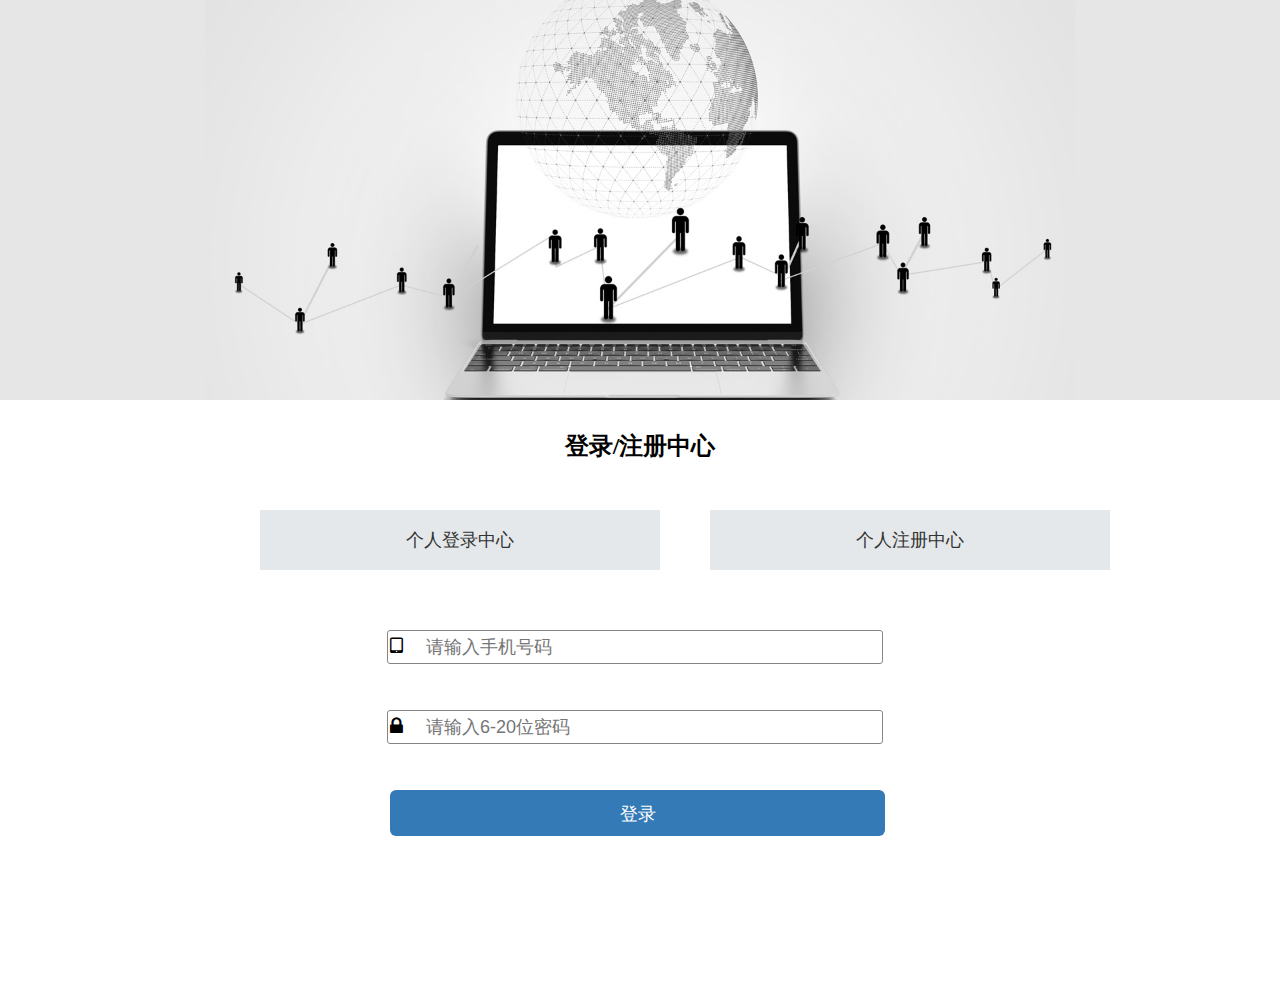
<file: login.html>
<!DOCTYPE html>
<html>
<head>
	<meta charset="utf-8">
	<title></title>
	<link rel="stylesheet" type="text/css" href="css/login.css">
	<link rel="stylesheet" type="text/css" href="font/css/font-awesome.css">
</head>
<body>
	<div class="body">
		<div class="top"></div>
		<div class="center">
			<h2>登录/注册中心</h2>
		</div>
		<div class="bottom">
			<ul>
				<li><a href="login.html">个人登录中心</a></li>
				<li><a href="register.html">个人注册中心</a></li>
			</ul>
		</div>
		<div class="login">
			<form method="post" onsubmit="return checkedall();">
				<div class="loginuser">
					<div class="loginuser">
						<i class=" icon-tablet tubiao"></i>
						<input class="input" type="text" id="phone" name="phone" placeholder="请输入手机号码"/>
					</div>
				</div>
				<div style="clear:both;"></div>
				<div class="umsg" id="umsg">请输入手机号码！</div>
				<div class="loginpwd">
					<i class=" icon-lock tubiao"></i>
					<input class="input" type="password" id="password" name="password" placeholder="请输入6-20位密码"/>
				</div>
				<div style="clear:both;"></div>
				<div class="pmsg" id="pmsg">请输入密码！</div>
				<div class="button">
					<input type="submit" class="submit" value="登录">
				</div>
				<div id="message"></div>
			</form>
		</div>
	</div>
	<script src="js/jquery-3.3.1.min.js"></script>
	<script type="text/javascript">
		var isphone=false;
		var ispwd=false;
		var  uinput=document.getElementById("phone");
		var  pinput=document.getElementById("password");
		var umsg=document.getElementById("umsg");
		var pmsg=document.getElementById("pmsg");


		uinput.onblur=function(){
			var strValue= this.value;
			if(strValue==null || strValue.trim().length==0){
				this.style.border="1px solid red";
				umsg.style.display="block";
				isphone=false;
			}else{
				this.style.border="1px solid black";
				umsg.style.display="none";
				isphone=true;
			}
		}  

		pinput.onblur=function(){
			var strValue= this.value;
			if(strValue==null || strValue.trim().length==0){
				this.style.border="1px solid red";
				pmsg.style.display="block";
				ispwd=false;
			}
			else{
				this.style.border="1px solid black";
				pmsg.style.display="none";
				ispwd=true;
			}
		}  



		function checkedall(){
			if(isphone==true && ispwd==true){
				var strPhone=uinput.value;
				var strPwd=pinput.value;
				var obj= localStorage.getItem(strPhone);
				if(obj==null){
					location.href="register.html";
					return false;
				}else{
					if(obj!=strPwd){
						document.getElementById("pmsg").innerHTML="密码错误";
						return  false;
					}else{
						document.getElementById("message").innerHTML="登录成功！！"
           		  	  		return false;//防止表单刷新
           		  	  	}

           		  	  }
           		  	}
           		  	else if(isphone==false && ispwd==false){
           		  		uinput.style.border="1px solid red";
           		  		umsg.style.display="block";

           		  		pmsg.style.display="block";

           		  		pinput.style.border="1px solid red";
           		  	}	
           		  	return false;

           		  }

           		</script>
           	</body>
           	</html>
</file>
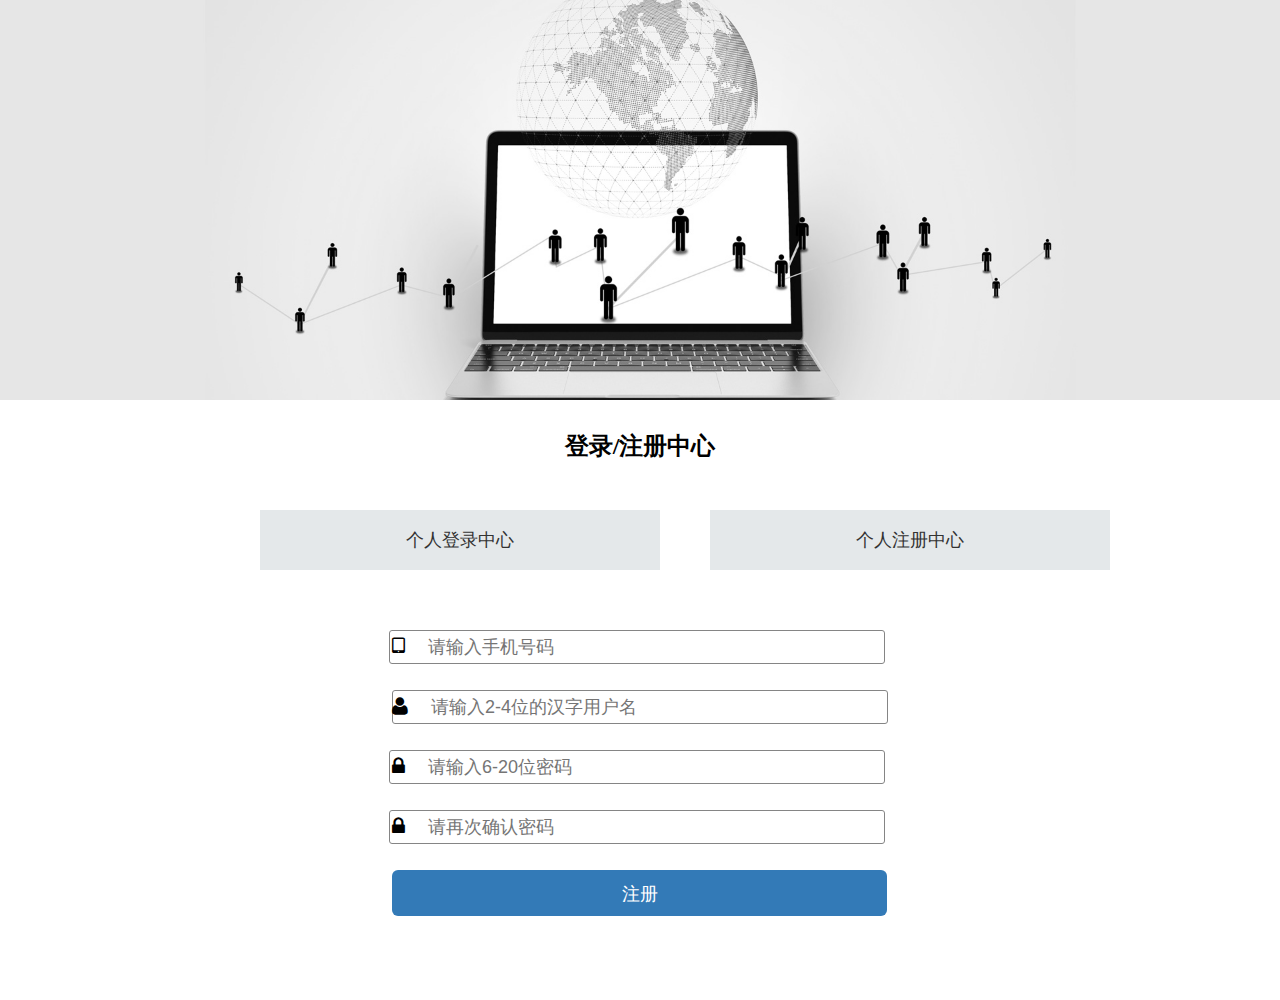
<file: register.html>
<!DOCTYPE html>
<html>
<head>
	<meta charset="utf-8">
	<title></title>
	<link rel="stylesheet" type="text/css" href="css/login.css">
	<link rel="stylesheet" type="text/css" href="font/css/font-awesome.css">
</head>
<body>
	<div class="body">
		<div class="top"></div>
		<div class="center">
			<h2>登录/注册中心</h2>
		</div>
		<div class="bottom">
			<ul>
				<li><a href="login.html">个人登录中心</a></li>
				<li><a href="register.html">个人注册中心</a></li>
			</ul>
		</div>
		<div class="login">
			<form method="post" onsubmit="return checkAll();">
				<div class="loginphone">
					<i class=" icon-tablet tubiao"></i>
					<input class="input" type="text" id="phone" name="phone" placeholder="请输入手机号码"/>
				</div>
				<div class="message"></div>
				<div class="loginusername">
					<i class=" icon-user tubiao"></i>
					<input class="input" type="text" id="user" name="user" placeholder="请输入2-4位的汉字用户名"/>
				</div>
				<div class="message"></div>
				<div class="loginpassword">
					<i class=" icon-lock tubiao"></i>
					<input class="input" type="password" id="password" name="password" placeholder="请输入6-20位密码"/>
				</div>
				<div class="message"></div>
				<div class="loginpassworded">
					<i class=" icon-lock tubiao"></i>
					<input class="input" type="password" id="passworded" name="passworded" placeholder="请再次确认密码"/>
				</div>
				<div class="message"></div>
				<div class="register">
					<input type="submit" class="submit" value="注册">
				</div> 
			</form>
		</div>
	</div>
	<script src="js/jquery-3.3.1.min.js"></script>
	<script type="text/javascript" src="js/register.js"></script>
</body>
</html>
</file>
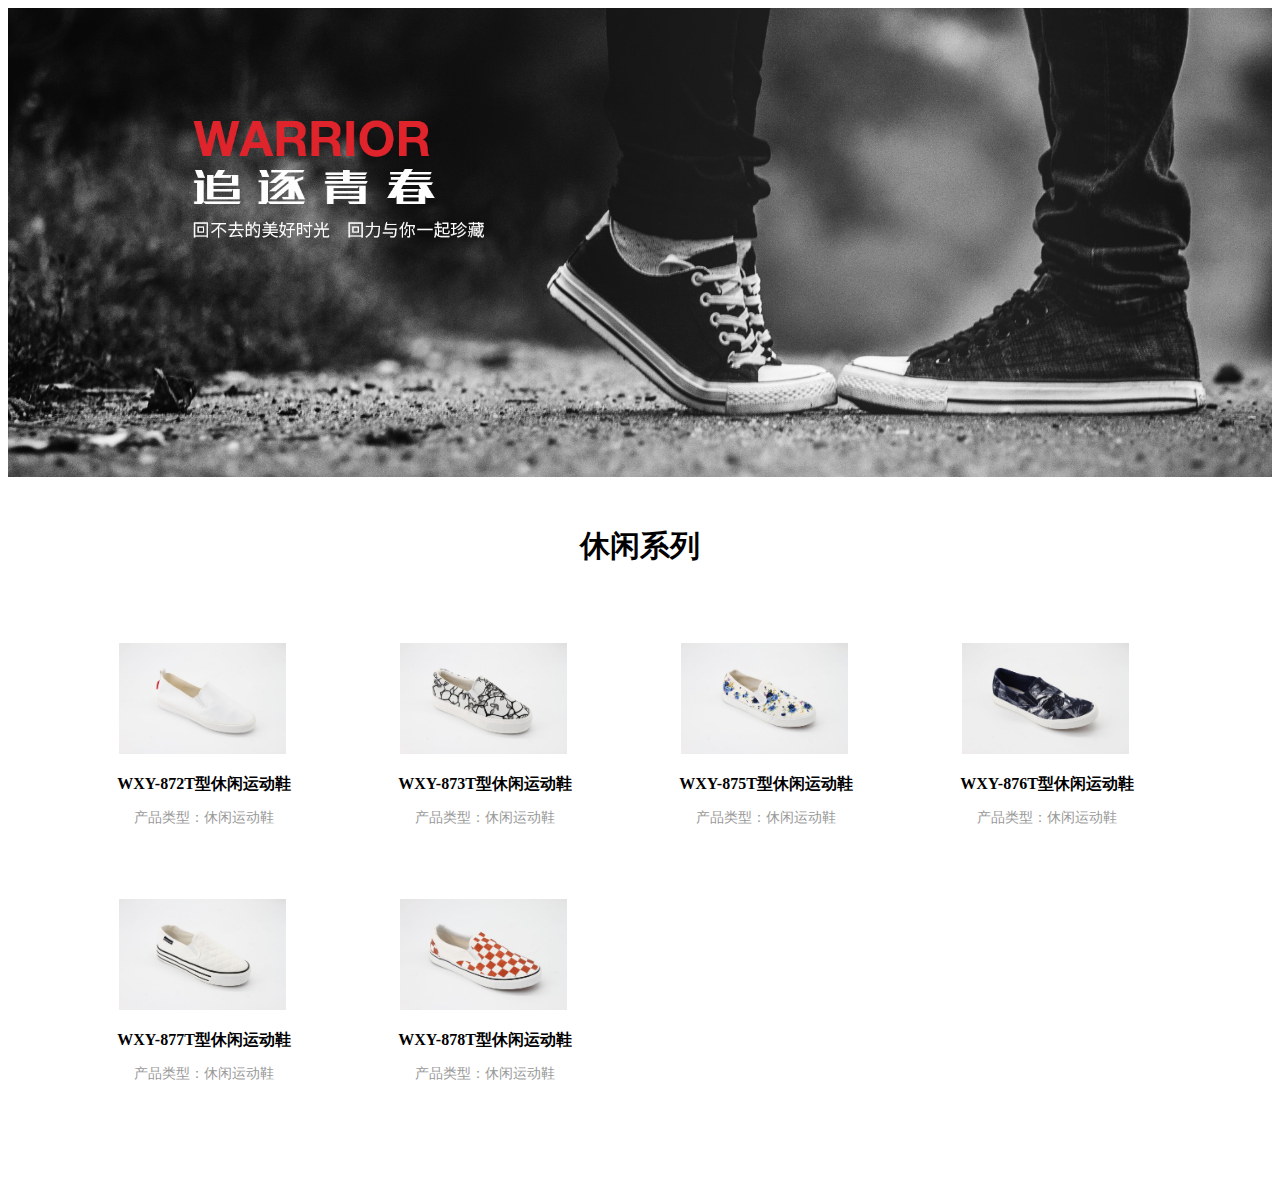
<file: 回力产品/classics.html>
<!DOCTYPE html>
<html>
	<head>
		<meta charset="utf-8">
		<title>回力鞋业</title>
		<link rel="stylesheet" href="css/product.css" />	
	</head>
	<body>
		<div class=" heart top">
			<img src="image/prt_bnr.jpg"  class="top_img"/>
		</div>
		
		<div class="heart center">
			<h2>休闲系列</h2>
						<ul>
				<li class="img_div">
					<span>...</span>
					<img src="image/WXY-872T01.jpg" class="center_img"/>					
					<div class="img_centent">
						<h3>WXY-872T型休闲运动鞋</h3>
						<p>产品类型：休闲运动鞋</p>
					</div>
				</li>	
				<li class="img_div">
					<span>...</span>
					<img src="image/WXY-873T01.jpg" class="center_img"/>
					<div class="img_centent">
						<h3>WXY-873T型休闲运动鞋</h3>
						<p>产品类型：休闲运动鞋</p>
					</div>
				</li>
				<li class="img_div">
					<span>...</span>
					<img src="image/WXY-875T01.jpg" class="center_img"/>
					<div class="img_centent">
						<h3>WXY-875T型休闲运动鞋</h3>
						<p>产品类型：休闲运动鞋</p>
					</div>
				</li>
				<li class="img_div">
					<span>...</span>
					<img src="image/WXY-876T01.jpg" class="center_img"/>					
					<div class="img_centent">
						<h3>WXY-876T型休闲运动鞋</h3>
						<p>产品类型：休闲运动鞋</p>
					</div>
				</li>
			</ul>
			<ul>
				<li class="img_div">
					<span>...</span>
					<img src="image/WXY-877T01.jpg" class="center_img"/>	
					<div class="img_centent">
						<h3>WXY-877T型休闲运动鞋</h3>
						<p>产品类型：休闲运动鞋</p>
					</div>
				</li>
				<li class="img_div">
					<span>...</span>	
					<img src="image/WXY-878T01.jpg" class="center_img"/>
					<div class="img_centent">
						<h3>WXY-878T型休闲运动鞋</h3>
						<p>产品类型：休闲运动鞋</p>
					</div>
				</li>	
			</ul>
		</div>
		
		<div class="heart center-bottom"></div>
	</body>
</html>
</file>
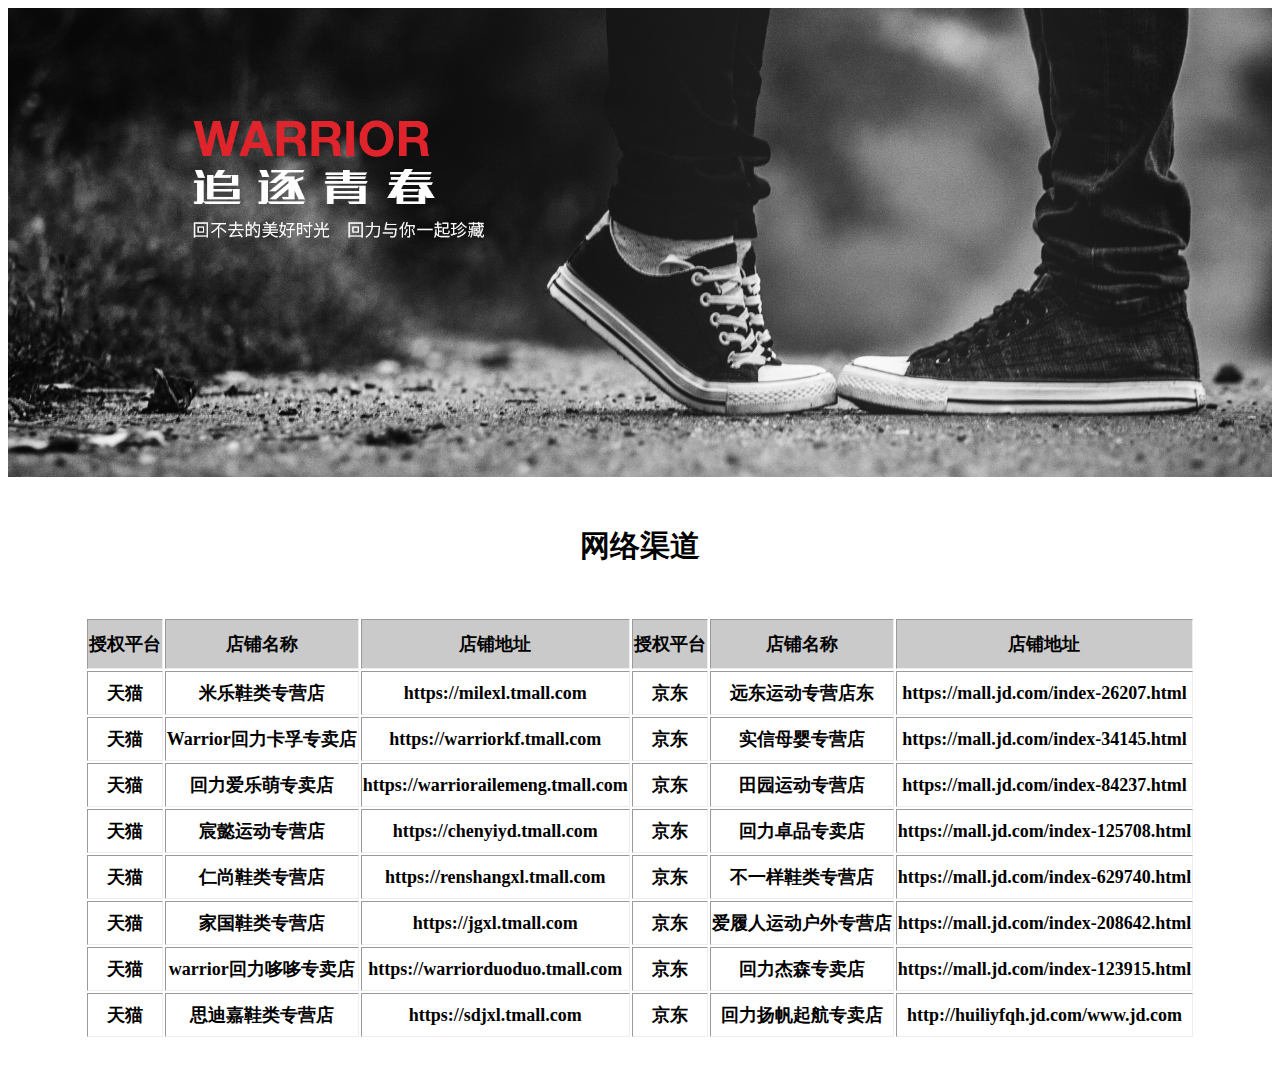
<file: 回力产品/net.html>
<!DOCTYPE html>
<html>
	<head>
		<meta charset="utf-8">
		<title>回力鞋业</title>
		<link rel="stylesheet" href="css/product.css" />
		<link rel="stylesheet" href="css/net.css" />
	</head>
	<body>
		<div class=" heart top">
			<img src="image/prt_bnr.jpg"  class="top_img"/>
		</div>
		<h2>网络渠道</h2>
		<table border="1">
			
			<tr class="table">
				<th>授权平台</th>
				<th>店铺名称</th>
				<th>店铺地址</th>
				<th>授权平台</th>
				<th>店铺名称</th>
				<th>店铺地址</th>
			</tr>
			<tr>
				<th>天猫</th>
				<th>米乐鞋类专营店</th>
				<th><a href="https://milexl.tmall.com">https://milexl.tmall.com</a></th>
				<th>京东</th>
				<th>远东运动专营店东</th>
				<th><a href="https://mall.jd.com/index-26207.html">https://mall.jd.com/index-26207.html</a></th>
			</tr>
			<tr>
				<th>天猫</th>
				<th>Warrior回力卡孚专卖店</th>
				<th><a href="https://warriorkf.tmall.com">https://warriorkf.tmall.com</a></th>
				<th>京东</th>
				<th>实信母婴专营店</th>
				<th><a href="https://mall.jd.com/index-34145.html">https://mall.jd.com/index-34145.html</a></th>
			</tr>
			<tr>
				<th>天猫</th>
				<th>回力爱乐萌专卖店</th>
				<th><a href="https://warriorailemeng.tmall.com">https://warriorailemeng.tmall.com</a></th>
				<th>京东</th>
				<th>田园运动专营店</th>
				<th><a href="https://mall.jd.com/index-84237.html">https://mall.jd.com/index-84237.html</a></th>
			</tr>
			<tr>
				<th>天猫</th>
				<th>宸懿运动专营店</th>
				<th><a href="https://chenyiyd.tmall.com">https://chenyiyd.tmall.com</a></th>
				<th>京东</th>
				<th>回力卓品专卖店</th>
				<th><a href="https://mall.jd.com/index-125708.html">https://mall.jd.com/index-125708.html</a></th>
			</tr>
			<tr>
				<th>天猫</th>
				<th>仁尚鞋类专营店</th>
				<th><a href="https://renshangxl.tmall.com">https://renshangxl.tmall.com</a></th>
				<th>京东</th>
				<th>不一样鞋类专营店</th>
				<th><a href="https://mall.jd.com/index-629740.html">https://mall.jd.com/index-629740.html</a></th>
			</tr>
			<tr>
				<th>天猫</th>
				<th>家国鞋类专营店</th>
				<th><a href="https://jgxl.tmall.com">https://jgxl.tmall.com</a></th>
				<th>京东</th>
				<th>爱履人运动户外专营店</th>
				<th><a href="https://mall.jd.com/index-208642.html">https://mall.jd.com/index-208642.html</a></th>
			</tr>
			<tr>
				<th>天猫</th>
				<th>warrior回力哆哆专卖店</th>
				<th><a href="https://warriorduoduo.tmall.com">https://warriorduoduo.tmall.com</a></th>
				<th>京东</th>
				<th>回力杰森专卖店</th>
				<th><a href="https://mall.jd.com/index-123915.html">https://mall.jd.com/index-123915.html</a></th>
			</tr>
			<tr>
				<th>天猫</th>
				<th>思迪嘉鞋类专营店</th>
				<th><a href="https://sdjxl.tmall.com">https://sdjxl.tmall.com</a></th>
				<th>京东</th>
				<th>回力扬帆起航专卖店</th>
				<th><a href="http://huiliyfqh.jd.com/www.jd.com">http://huiliyfqh.jd.com/www.jd.com</a></th>
			</tr>
		</table>
		<div style="margin-top: 30px;"></div>
	</body>
</html>
</file>
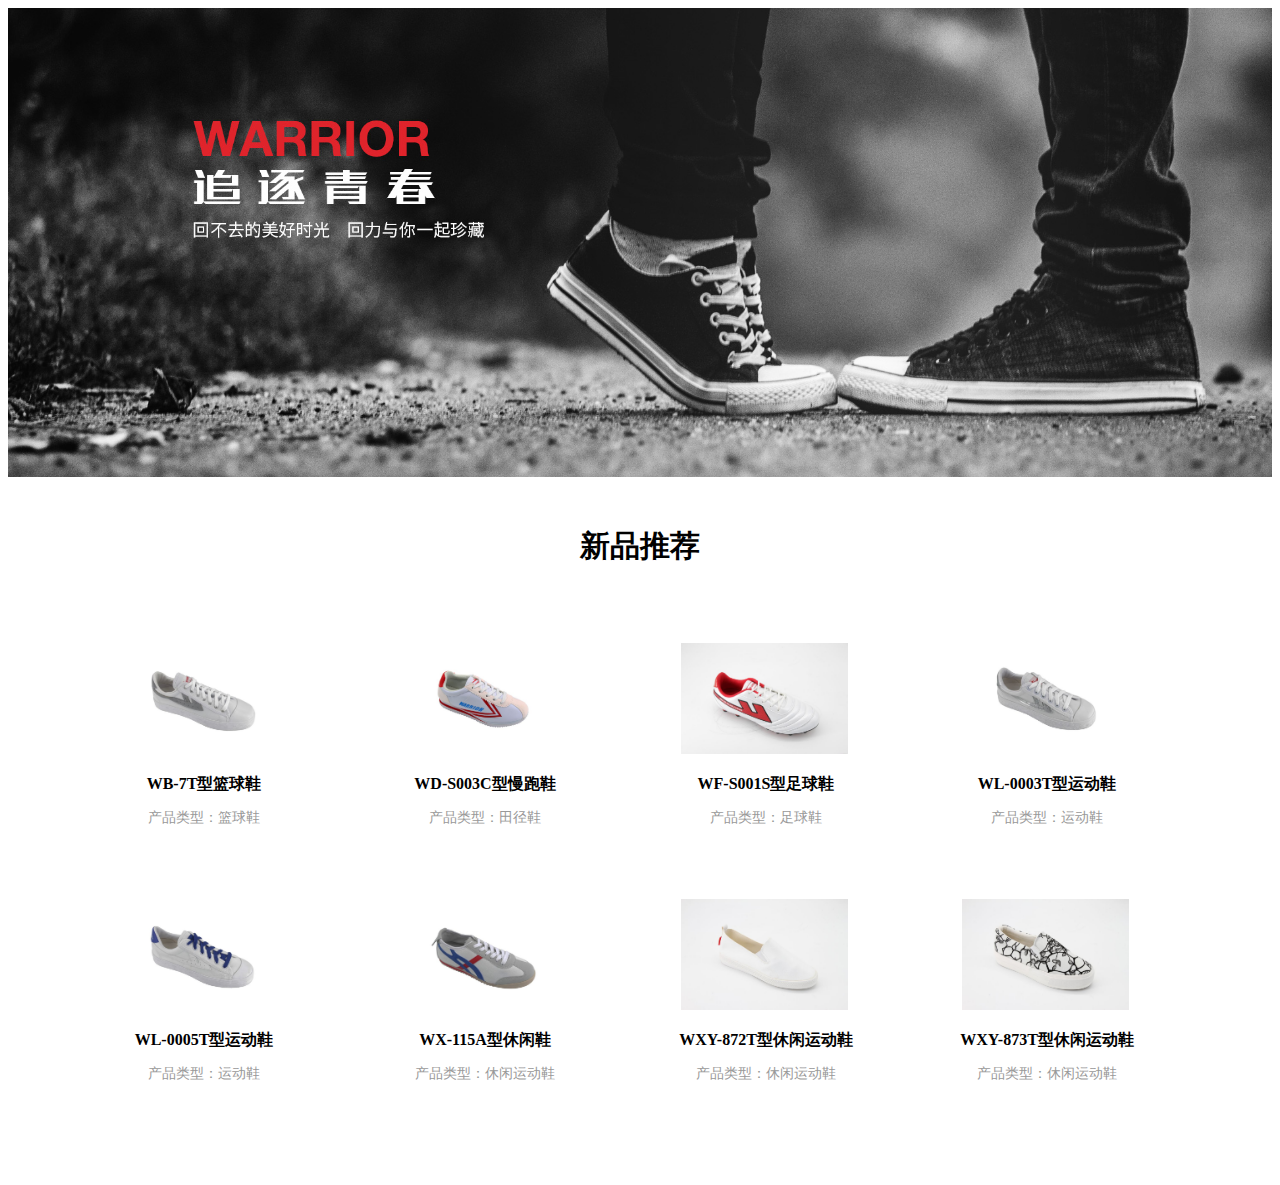
<file: 回力产品/product.html>
<!DOCTYPE html>
<html>
	<head>
		<meta charset="utf-8">
		<title>回力鞋业</title>
		<link rel="stylesheet" href="css/product.css" />		
	</head>
	<body>
		<div class=" heart top">
			<img src="image/prt_bnr.jpg"  class="top_img"/>
		</div>
		<h2>新品推荐</h2>
		<div class="heart center">
			<ul id="list">
			</ul>
		</div>
		<script type="text/html" id="listItem">
			<li class="img_div" id="item{index}">
					<span>...</span>
					<img src="{src}" class="center_img"/>
					<div class="img_centent">
						<h3>{name}</h3>
						<p>产品类型：{type}</p>
					</div>
				</li>
		</script>
		<script type="text/javascript" src="js/jquery-3.2.1.min.js" ></script>
		<script type="text/javascript" src="js/product.js" ></script>
	</body>
</html>
</file>
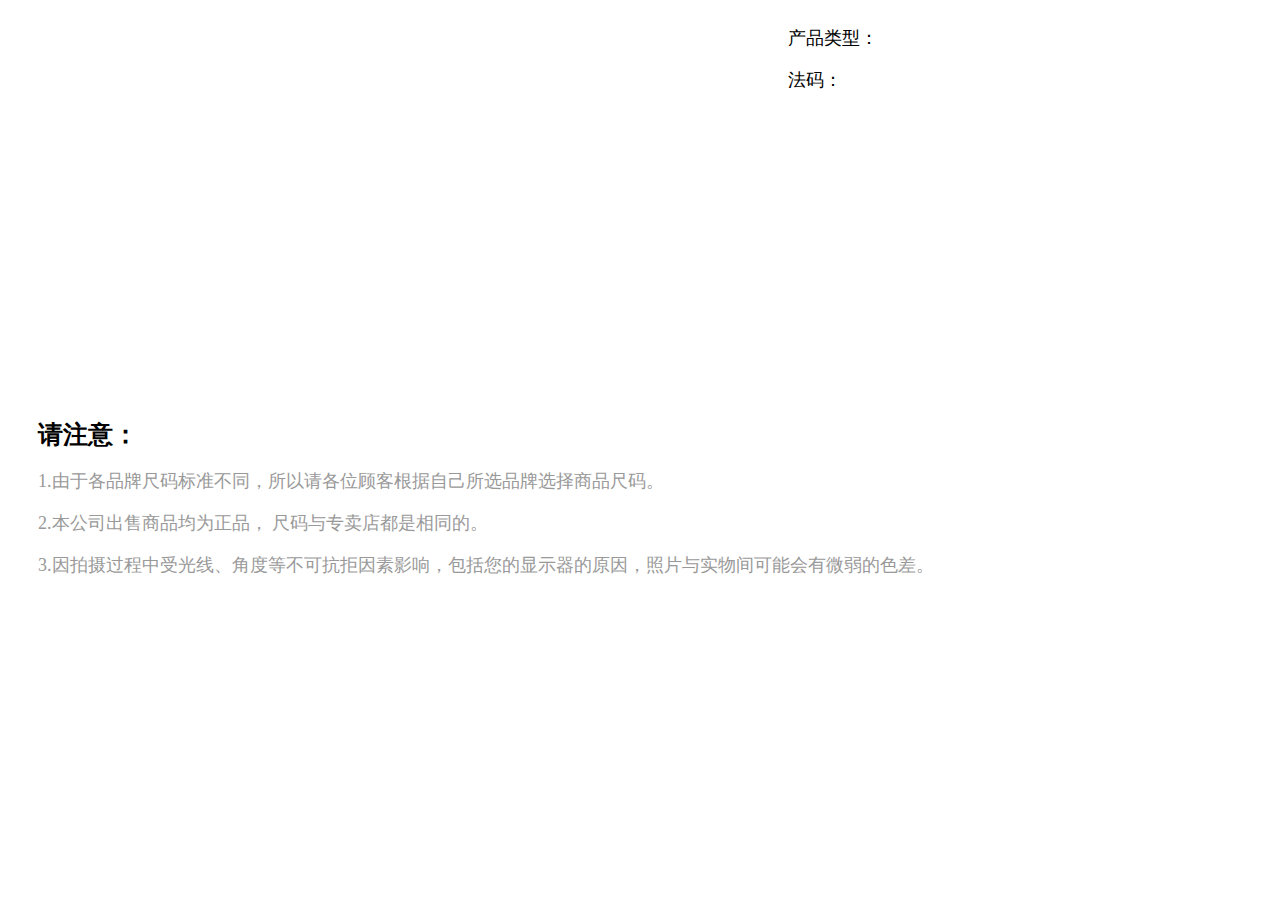
<file: 回力产品/show.html>
<!DOCTYPE html>
<html>
	<head>
		<meta charset="utf-8">
		<title>回力鞋业</title>
		<link rel="stylesheet" href="css/product.css" />
		<link rel="stylesheet" href="css/show.css" />
		
	</head>
	<body>
		<div class="heart">
			<div class="img_show">
				<!--图片-->
				<div class="big" id="bigImage">
					
				</div>
				<!--选择图片-->
				<div class="select" id="imageline">
					<div class="small" id="smallImage0"></div>
					<div class="small" id="smallImage1"></div>
					<div class="small" id="smallImage2"></div>
				</div>
			</div>
			<!--描述-->
			<div class="show_content">
				
					<span class="dis" id="name"></span>
					<p class="style" id="type">产品类型：</p>
					<p class="style" id="size">法码：</p>
				
			</div>
		</div>
	
		<div class="heart footer">
			<strong style="margin-left: 30px;font-size: 25px;">请注意：</strong>
			<p class="foot_content">1.由于各品牌尺码标准不同，所以请各位顾客根据自己所选品牌选择商品尺码。</p>
			<p class="foot_content">2.本公司出售商品均为正品， 尺码与专卖店都是相同的。</p>
			<p class="foot_content">3.因拍摄过程中受光线、角度等不可抗拒因素影响，包括您的显示器的原因，照片与实物间可能会有微弱的色差。</p>
		</div>
	</body>
	
	<script type="text/javascript" src="js/jquery-3.2.1.min.js" ></script>
	<script type="text/javascript">
		function getQueryString(name) {
  			var reg = new RegExp("(^|&)" + name + "=([^&]*)(&|$)", "i"); // 匹配目标参数
			var result = window.location.search.substr(1).match(reg); // 对querystring匹配目标参数
			  if (result != null) {
			    return decodeURIComponent(result[2]);
			  } else {
			    return null;
			  }
		}
		
		var name=getQueryString("_name");
		var type=getQueryString("type");
		var size=getQueryString("size");
		var img=getQueryString("img");
		var imgs=img.split('~');
		
		$('#name').append(name);
		$('#type').append(type);
		$('#size').append(size);
		
		$('#bigImage').append("<img src='"+ imgs[0]+"'/>");
		
		var A;
		for(A=0;A<imgs.length;++A)
		{
			$('#smallImage'+A).append("<img src='"+ imgs[A]+"'/>");
		}
		
		var last=null;
		
			$("#imageline div").click(function(){
				if(last!=null)
				{
					$(last).css("border","none");
				}
				
				$(this).css("border","1px solid red");
				var img=$(this).html();
				$("#bigImage").html(img);
				
				last=this;
			});
		
	</script>
</html>
</file>
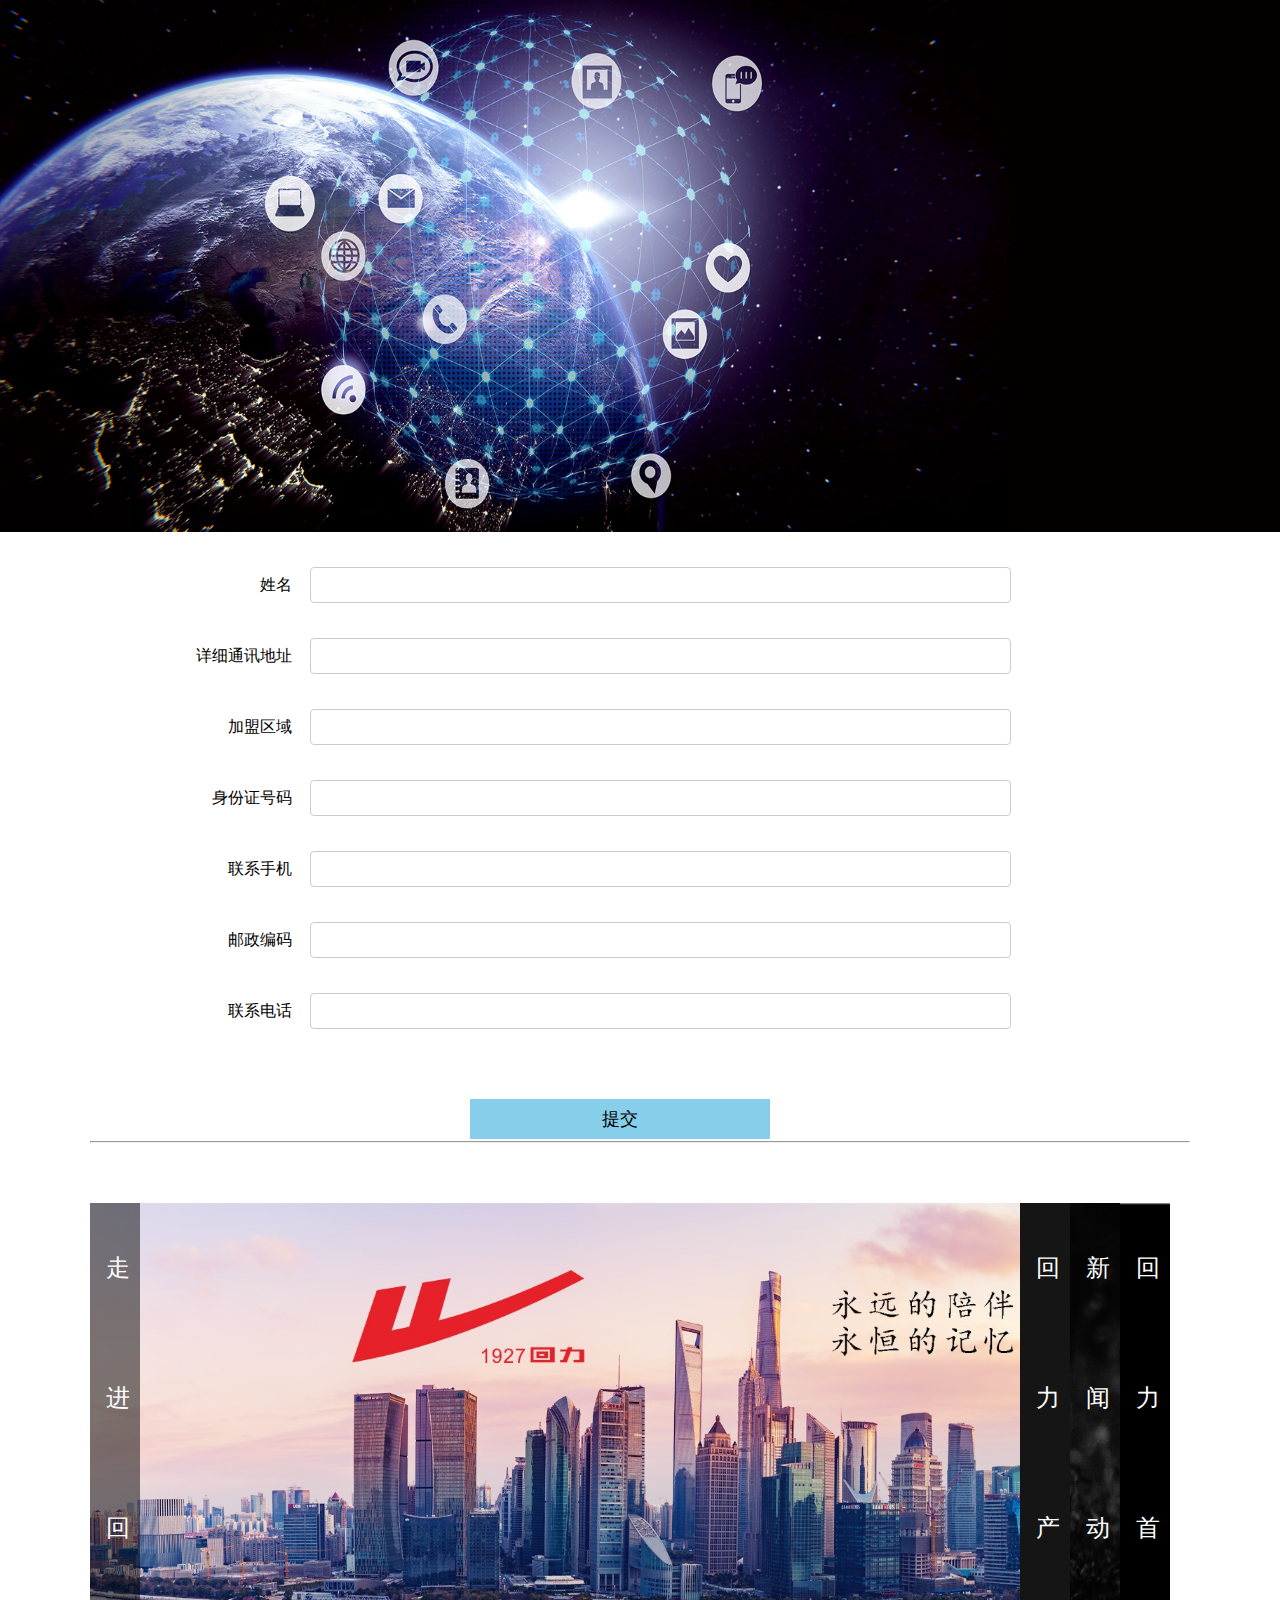
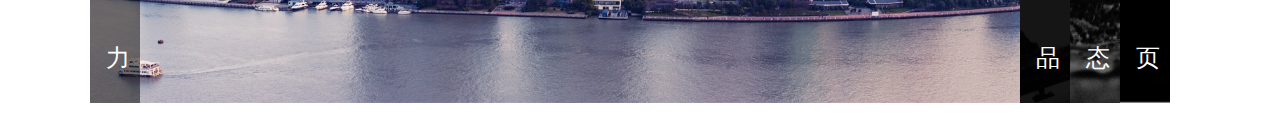
<file: 新闻动态/exchange.html>
<!DOCTYPE html>
<html>
	<head>
		<meta charset="utf-8" />
		<title></title>
		<link rel="stylesheet" href="css/exchange_file.css" />
		<link rel="stylesheet" href="font/css/font-awesome.css" />
	</head>
	
	<body>
		<div class="head context">
			<img src="img/cnt_bnr.jpg" />
		</div>
		<div class="center context">
			<div class="wen ">
			<div class="deo"><p> 姓名</p></div><input type="text" class="one" />
			<div class="deo"><p>详细通讯地址</p></div><input type="text" class="five" />
			<div class="deo"><p>加盟区域</p></div><input type="text" class="seven" />
			<div class="deo"><p>身份证号码</p></div><input type="text" class="two" />
			<p class="tishi shfz">请输入正确的身份证格式</p>
			<div class="deo"><p>联系手机</p></div><input type="text" class="three" />
			<p class="tishi shj">请输入正确的手机号码</p>
			<div class="deo"><p>邮政编码</p></div><input type="text" class="four" />
			<p class="tishi yzh">请输入正确的邮政编码</p>
			<div class="deo"><p>联系电话</p></div><input type="text" class="six" />
			<p class="tishi dh">请输入正确的电话号码</p>
			<div class="eight" ><button>提交</button></div>
			</div><br /><br />	<br />	<br />
		
			<hr />
		<div class="bottom context">
		<ul>
			<li class="first" style="background-image:url(img/abt_bnr.jpg);background-size: cover;"><a href="../走进回力/about.html"><div class="text"><p>走进回力</p></div></a></li>
			<li style="background-image:url(img/jindian.jpg);background-size: cover;"><a href="../回力产品/product.html"><div class="text"><p>回力产品</p></div></a></li>
			<li style="background-image:url(img/prt_bnr.jpg);background-size: cover;"><a href="new.html"><div class="text"><p>新闻动态</p></div></a></li>
			<li style="background-image:url(img/abt_pic.png);background-size: cover;"><a href="../index.html"><div class="text"><p>回力首页</p></div></a></li>
		</ul>
</div>
		</div>

	<script type="text/javascript" src="js/jquery-3.1.1.js" ></script>
	<script type="text/javascript" src="js/excha.js" ></script>
	
	</body>
</html>
</file>
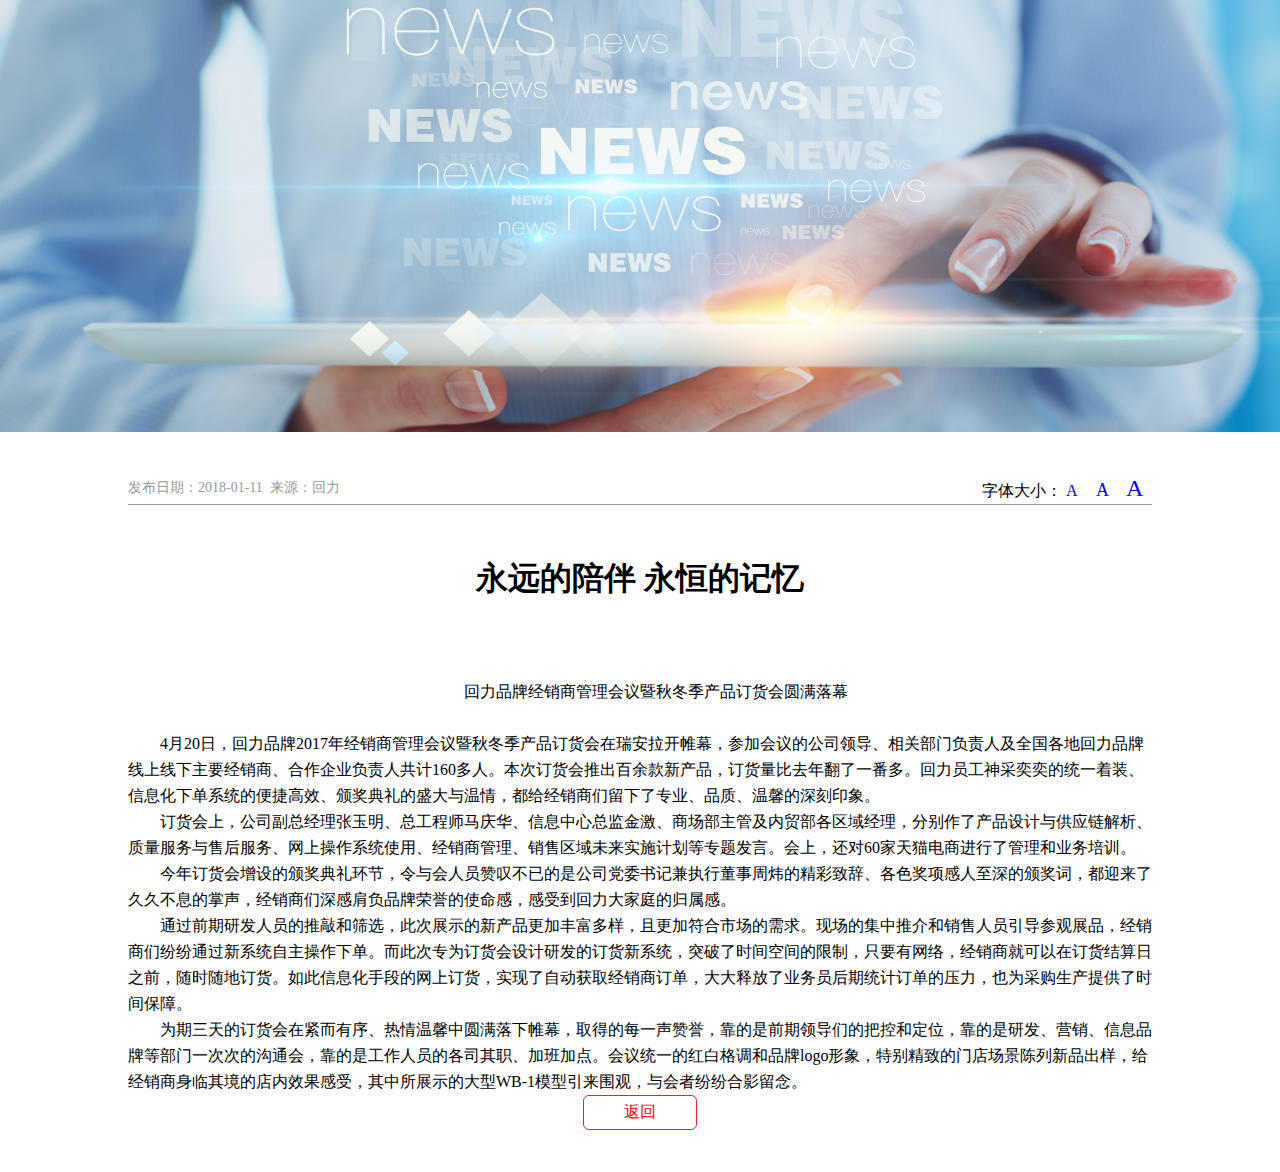
<file: 新闻动态/information.html>
<!DOCTYPE html>
<html>
	<head>
		<meta charset="utf-8" />
		<title></title>
		<link rel="stylesheet" href="css/information_style.css" />
	</head>
	
	<body>
		<div class="head context">
			<img src="img/nws_bnr.jpg" />
		</div>
		
	<div class="center context">
		<div class="tit">
			<p class="left">发布日期：2018-01-11&nbsp;&nbsp;来源：回力</p>
			<p class="right">字体大小：
				<a href="#" class="one">A</a>
				<a href="#" class="two">A</a>
				<a href="#" class="three">A</a>
			</p>
		</div>
		 <div class="nr">
		 	<p>&nbsp;</p><p>&nbsp;</p>
		 	<h1 style="text-align: center;">永远的陪伴 永恒的记忆</h1>
		 	<p>&nbsp;</p><p>&nbsp;</p><p>&nbsp;</p>
		 	<p style="text-align: center;">回力品牌经销商管理会议暨秋冬季产品订货会圆满落幕</p>
			<p>&nbsp;</p>
		 	<p>4月20日，回力品牌2017年经销商管理会议暨秋冬季产品订货会在瑞安拉开帷幕，参加会议的公司领导、相关部门负责人及全国各地回力品牌线上线下主要经销商、合作企业负责人共计160多人。本次订货会推出百余款新产品，订货量比去年翻了一番多。回力员工神采奕奕的统一着装、信息化下单系统的便捷高效、颁奖典礼的盛大与温情，都给经销商们留下了专业、品质、温馨的深刻印象。</p>
		 	<p> 订货会上，公司副总经理张玉明、总工程师马庆华、信息中心总监金激、商场部主管及内贸部各区域经理，分别作了产品设计与供应链解析、质量服务与售后服务、网上操作系统使用、经销商管理、销售区域未来实施计划等专题发言。会上，还对60家天猫电商进行了管理和业务培训。</p>
		 	<p> 今年订货会增设的颁奖典礼环节，令与会人员赞叹不已的是公司党委书记兼执行董事周炜的精彩致辞、各色奖项感人至深的颁奖词，都迎来了久久不息的掌声，经销商们深感肩负品牌荣誉的使命感，感受到回力大家庭的归属感。</p>
		 	<p>通过前期研发人员的推敲和筛选，此次展示的新产品更加丰富多样，且更加符合市场的需求。现场的集中推介和销售人员引导参观展品，经销商们纷纷通过新系统自主操作下单。而此次专为订货会设计研发的订货新系统，突破了时间空间的限制，只要有网络，经销商就可以在订货结算日之前，随时随地订货。如此信息化手段的网上订货，实现了自动获取经销商订单，大大释放了业务员后期统计订单的压力，也为采购生产提供了时间保障。</p>
		 	<p> 为期三天的订货会在紧而有序、热情温馨中圆满落下帷幕，取得的每一声赞誉，靠的是前期领导们的把控和定位，靠的是研发、营销、信息品牌等部门一次次的沟通会，靠的是工作人员的各司其职、加班加点。会议统一的红白格调和品牌logo形象，特别精致的门店场景陈列新品出样，给经销商身临其境的店内效果感受，其中所展示的大型WB-1模型引来围观，与会者纷纷合影留念。</p>
		 </div>
	
			<div class="btn-box"><a href="new.html" class="fanhui">返回</a></div>
	</div>		
	<script type="text/javascript" src="js/jquery-3.1.1.js" ></script>
		<script type="text/javascript" src="js/information.js" ></script>
	</body>
</html>
</file>
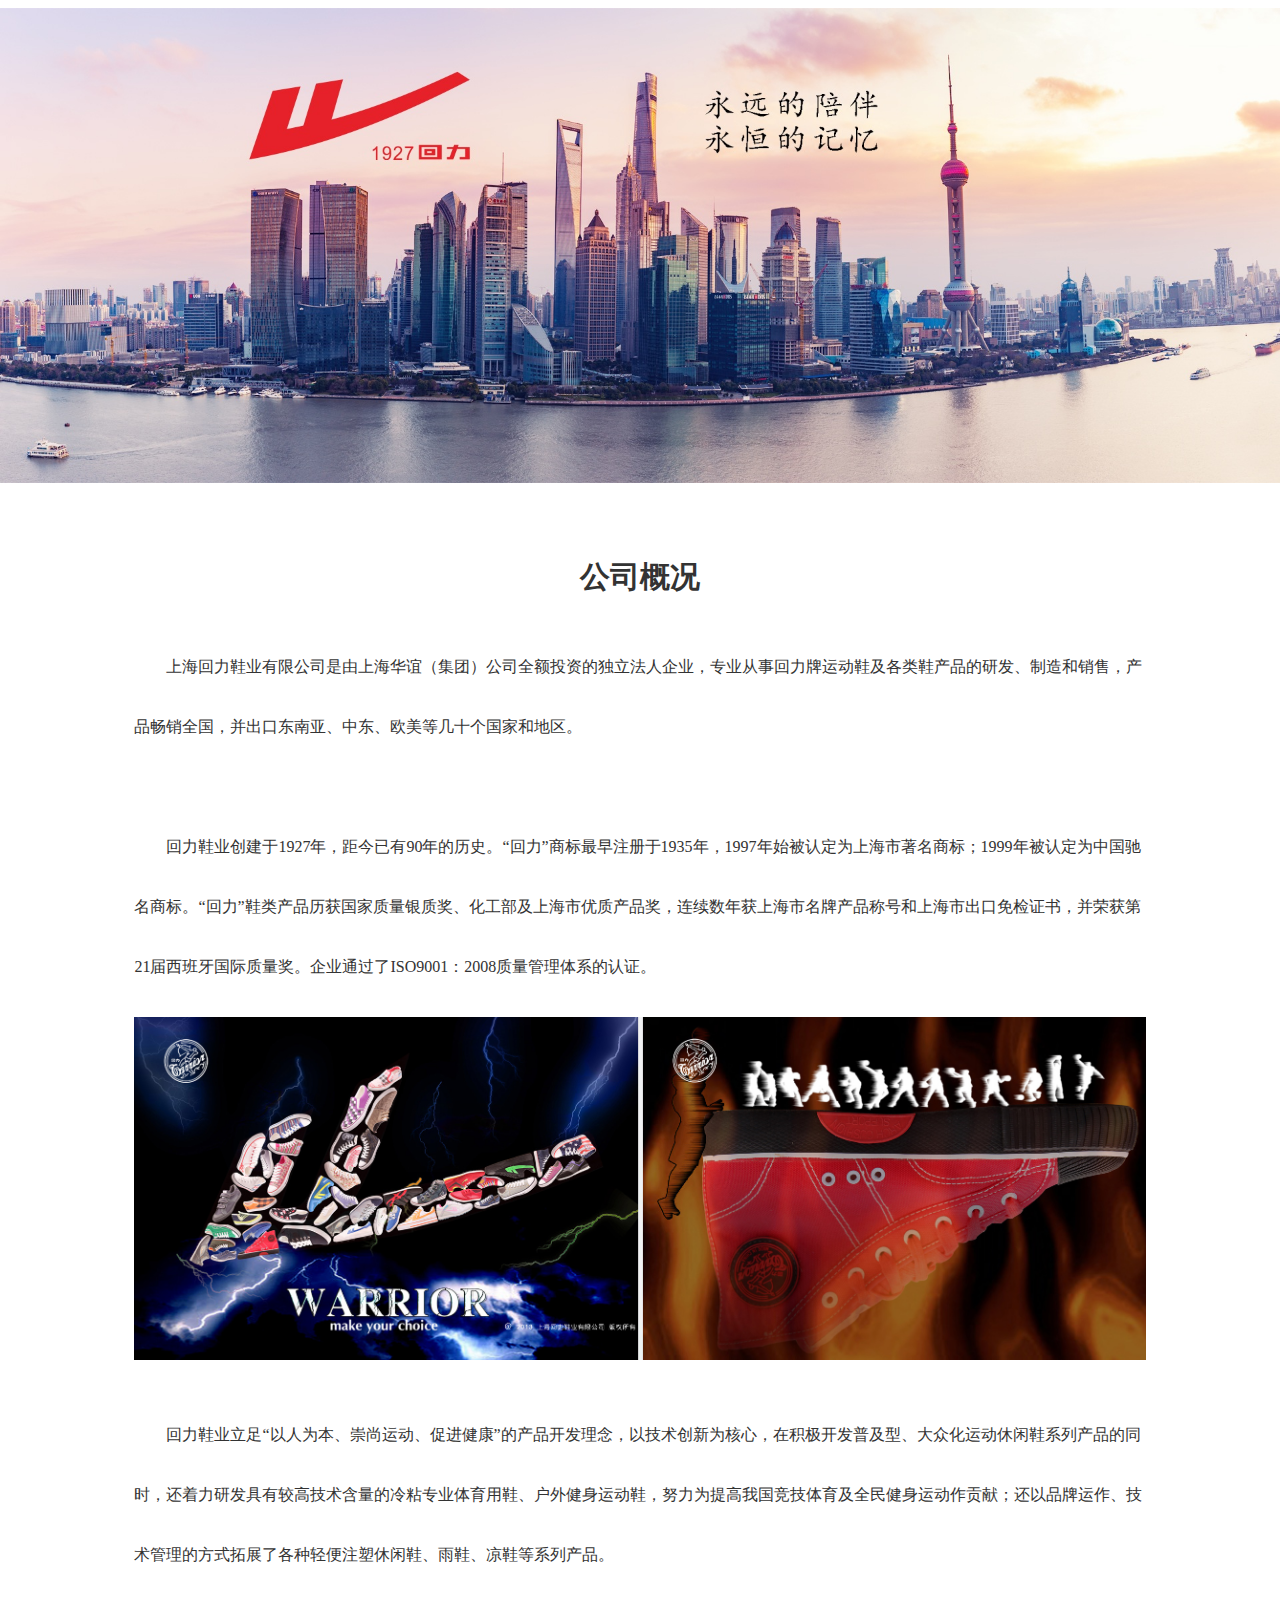
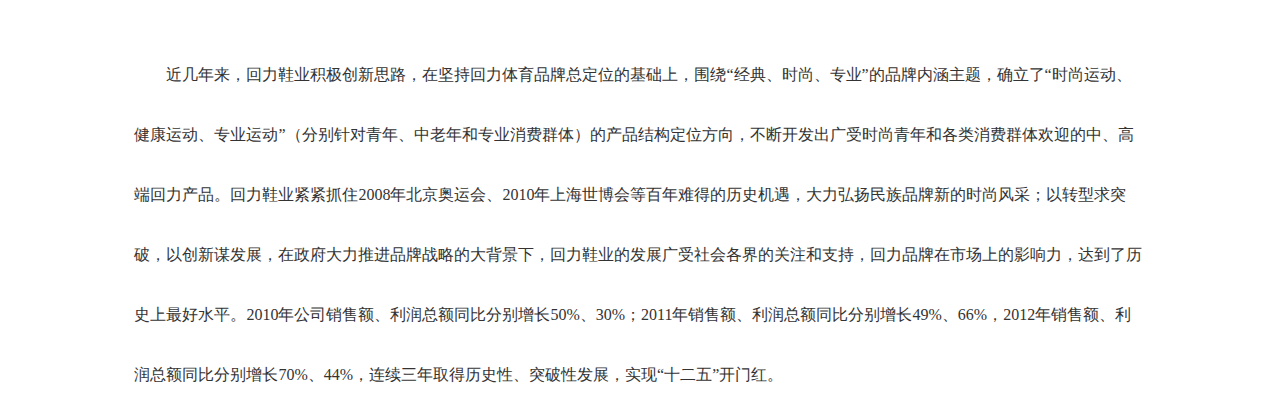
<file: 走进回力/about.html>
﻿<!DOCTYPE html>
<html>
<head>
    <meta charset="utf-8" />
    <title></title>
    <link href="css/default.css" rel="stylesheet" />
    <link href="css/returnPower.css" rel="stylesheet" />
</head>
<body>
    <div class="liquid">
        <div class="header row">
            <img src="image/abt_header.jpg" class="full-width" />
        </div>
        <div class="title row">
            <div class="liquid-12">
                公司概况
            </div>
        </div>
        <div class="content row">
            <div class="liquid-12">
                <p>&nbsp;&nbsp;&nbsp;&nbsp;&nbsp;&nbsp;&nbsp;&nbsp;上海回力鞋业有限公司是由上海华谊（集团）公司全额投资的独立法人企业，专业从事回力牌运动鞋及各类鞋产品的研发、制造和销售，产品畅销全国，并出口东南亚、中东、欧美等几十个国家和地区。</p>
                <br />
                <p>&nbsp;&nbsp;&nbsp;&nbsp;&nbsp;&nbsp;&nbsp;&nbsp;回力鞋业创建于1927年，距今已有90年的历史。“回力”商标最早注册于1935年，1997年始被认定为上海市著名商标；1999年被认定为中国驰名商标。“回力”鞋类产品历获国家质量银质奖、化工部及上海市优质产品奖，连续数年获上海市名牌产品称号和上海市出口免检证书，并荣获第21届西班牙国际质量奖。企业通过了ISO9001：2008质量管理体系的认证。</p>
                <img src="image/abt_pic.jpg" />
                <p>&nbsp;&nbsp;&nbsp;&nbsp;&nbsp;&nbsp;&nbsp;&nbsp;回力鞋业立足“以人为本、崇尚运动、促进健康”的产品开发理念，以技术创新为核心，在积极开发普及型、大众化运动休闲鞋系列产品的同时，还着力研发具有较高技术含量的冷粘专业体育用鞋、户外健身运动鞋，努力为提高我国竞技体育及全民健身运动作贡献；还以品牌运作、技术管理的方式拓展了各种轻便注塑休闲鞋、雨鞋、凉鞋等系列产品。</p>
                <br />
                <p>&nbsp;&nbsp;&nbsp;&nbsp;&nbsp;&nbsp;&nbsp;&nbsp;近几年来，回力鞋业积极创新思路，在坚持回力体育品牌总定位的基础上，围绕“经典、时尚、专业”的品牌内涵主题，确立了“时尚运动、健康运动、专业运动”（分别针对青年、中老年和专业消费群体）的产品结构定位方向，不断开发出广受时尚青年和各类消费群体欢迎的中、高端回力产品。回力鞋业紧紧抓住2008年北京奥运会、2010年上海世博会等百年难得的历史机遇，大力弘扬民族品牌新的时尚风采；以转型求突破，以创新谋发展，在政府大力推进品牌战略的大背景下，回力鞋业的发展广受社会各界的关注和支持，回力品牌在市场上的影响力，达到了历史上最好水平。2010年公司销售额、利润总额同比分别增长50%、30%；2011年销售额、利润总额同比分别增长49%、66%，2012年销售额、利润总额同比分别增长70%、44%，连续三年取得历史性、突破性发展，实现“十二五”开门红。</p>
            </div>
        </div>
        <div class="row">&nbsp;</div>
        <div class="row">&nbsp;</div>
    </div>
    <script src="js/jquery-3.2.1.min.js"></script>
    <script src="js/default.js"></script>
</body>
</html>
</file>
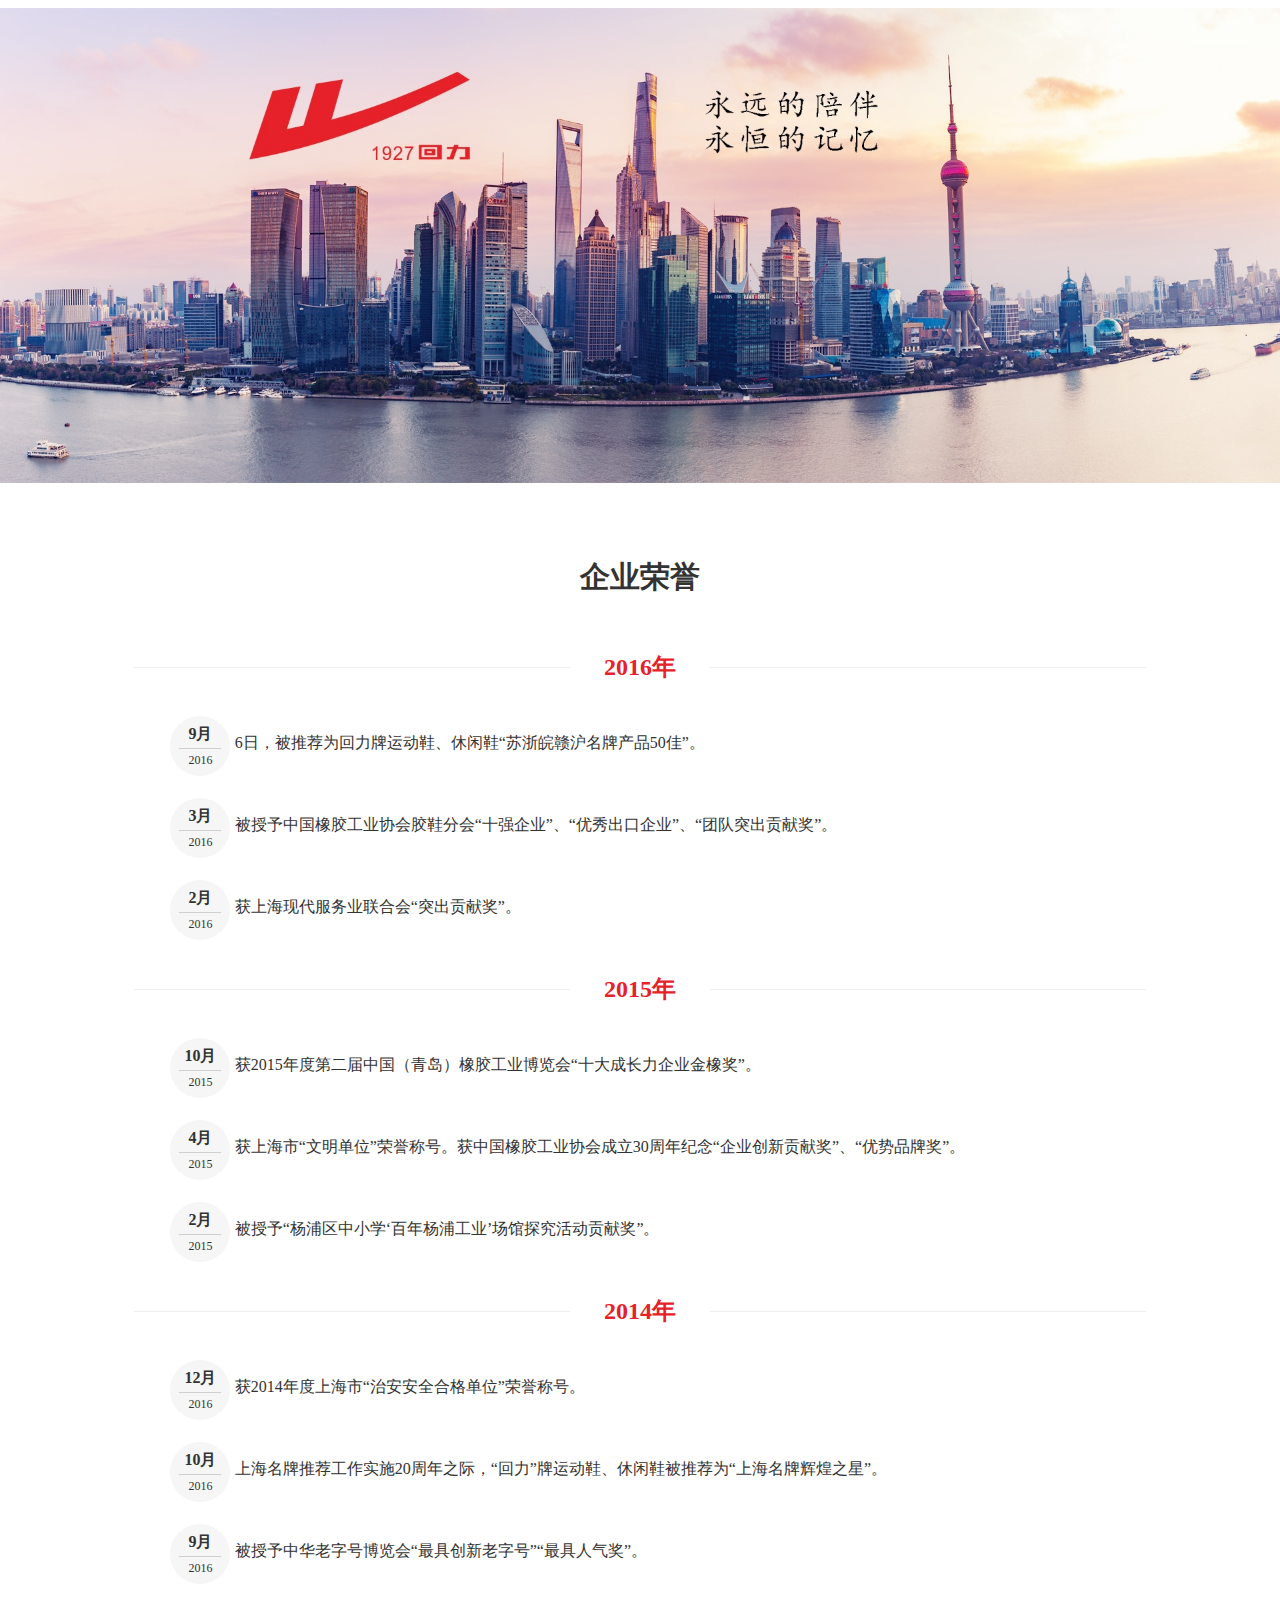
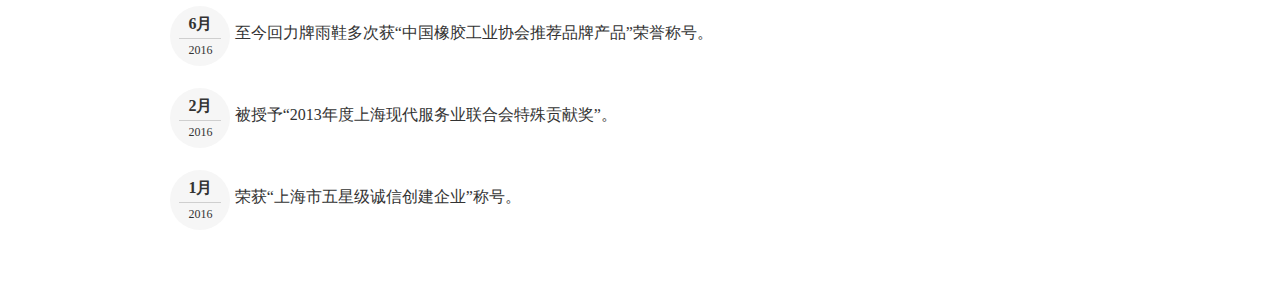
<file: 走进回力/honor.html>
﻿<!DOCTYPE html>
<html>
<head>
    <meta charset="utf-8" />
    <title></title>
    <link href="css/default.css" rel="stylesheet" />
    <link href="css/returnPower.css" rel="stylesheet" />
</head>
<body>
    <div class="liquid">
        <div class="header row">
            <img src="image/abt_header.jpg" class="full-width" />
        </div>
        <div class="title row">
            <div class="liquid-12">
                企业荣誉
            </div>
        </div>
        <div class="main row">
            <div class="liquid-12">
                <div class="honor-title">
                    <div class="honor-year">2016年</div>
                    <hr class="honor-year-line" />
                </div>
                <div class="honor-list">
                    <div class="honor-list-item">
                        <div class="liquid-1">
                            <div class="time">
                                <div class="month">9月</div>
                                <div class="line"></div>
                                <div class="year">2016</div>
                            </div>
                        </div><div class="liquid-11"><div class="content">6日，被推荐为回力牌运动鞋、休闲鞋“苏浙皖赣沪名牌产品50佳”。</div></div>
                    </div>
                    <div class="honor-list-item">
                        <div class="liquid-1">
                            <div class="time">
                                <div class="month">3月</div>
                                <div class="line"></div>
                                <div class="year">2016</div>
                            </div>
                        </div><div class="liquid-11"><div class="content">被授予中国橡胶工业协会胶鞋分会“十强企业”、“优秀出口企业”、“团队突出贡献奖”。</div></div>
                    </div>
                    <div class="honor-list-item">
                        <div class="liquid-1">
                            <div class="time">
                                <div class="month">2月</div>
                                <div class="line"></div>
                                <div class="year">2016</div>
                            </div>
                        </div><div class="liquid-11"><div class="content">获上海现代服务业联合会“突出贡献奖”。</div></div>
                    </div>
                </div>

                <div class="honor-title">
                    <div class="honor-year">2015年</div>
                    <hr class="honor-year-line" />
                </div>
                <div class="honor-list">
                    <div class="honor-list-item">
                        <div class="liquid-1">
                            <div class="time">
                                <div class="month">10月</div>
                                <div class="line"></div>
                                <div class="year">2015</div>
                            </div>
                        </div><div class="liquid-11"><div class="content">获2015年度第二届中国（青岛）橡胶工业博览会“十大成长力企业金橡奖”。</div></div>
                    </div>
                    <div class="honor-list-item">
                        <div class="liquid-1">
                            <div class="time">
                                <div class="month">4月</div>
                                <div class="line"></div>
                                <div class="year">2015</div>
                            </div>
                        </div><div class="liquid-11"><div class="content">获上海市“文明单位”荣誉称号。获中国橡胶工业协会成立30周年纪念“企业创新贡献奖”、“优势品牌奖”。</div></div>
                    </div>
                    <div class="honor-list-item">
                        <div class="liquid-1">
                            <div class="time">
                                <div class="month">2月</div>
                                <div class="line"></div>
                                <div class="year">2015</div>
                            </div>
                        </div><div class="liquid-11"><div class="content">被授予“杨浦区中小学‘百年杨浦工业’场馆探究活动贡献奖”。</div></div>
                    </div>
                </div>

                <div class="honor-title">
                    <div class="honor-year">2014年</div>
                    <hr class="honor-year-line" />
                </div>
                <div class="honor-list">
                    <div class="honor-list-item">
                        <div class="liquid-1">
                            <div class="time">
                                <div class="month">12月</div>
                                <div class="line"></div>
                                <div class="year">2016</div>
                            </div>
                        </div><div class="liquid-11"><div class="content">获2014年度上海市“治安安全合格单位”荣誉称号。</div></div>
                    </div>
                    <div class="honor-list-item">
                        <div class="liquid-1">
                            <div class="time">
                                <div class="month">10月</div>
                                <div class="line"></div>
                                <div class="year">2016</div>
                            </div>
                        </div><div class="liquid-11"><div class="content">上海名牌推荐工作实施20周年之际，“回力”牌运动鞋、休闲鞋被推荐为“上海名牌辉煌之星”。</div></div>
                    </div>
                    <div class="honor-list-item">
                        <div class="liquid-1">
                            <div class="time">
                                <div class="month">9月</div>
                                <div class="line"></div>
                                <div class="year">2016</div>
                            </div>
                        </div><div class="liquid-11"><div class="content">被授予中华老字号博览会“最具创新老字号”“最具人气奖”。</div></div>
                    </div>
                    <div class="honor-list-item">
                        <div class="liquid-1">
                            <div class="time">
                                <div class="month">6月</div>
                                <div class="line"></div>
                                <div class="year">2016</div>
                            </div>
                        </div><div class="liquid-11"><div class="content">至今回力牌雨鞋多次获“中国橡胶工业协会推荐品牌产品”荣誉称号。</div></div>
                    </div>
                    <div class="honor-list-item">
                        <div class="liquid-1">
                            <div class="time">
                                <div class="month">2月</div>
                                <div class="line"></div>
                                <div class="year">2016</div>
                            </div>
                        </div><div class="liquid-11"><div class="content">被授予“2013年度上海现代服务业联合会特殊贡献奖”。</div></div>
                    </div>
                    <div class="honor-list-item">
                        <div class="liquid-1">
                            <div class="time">
                                <div class="month">1月</div>
                                <div class="line"></div>
                                <div class="year">2016</div>
                            </div>
                        </div><div class="liquid-11"><div class="content">荣获“上海市五星级诚信创建企业”称号。</div></div>
                    </div>
                </div>
            </div>
        </div>
        <div class="row">&nbsp;</div>
        <div class="row">&nbsp;</div>
    </div>
    <script src="js/jquery-3.2.1.min.js"></script>
    <script src="js/default.js"></script>
</body>
</html>
</file>
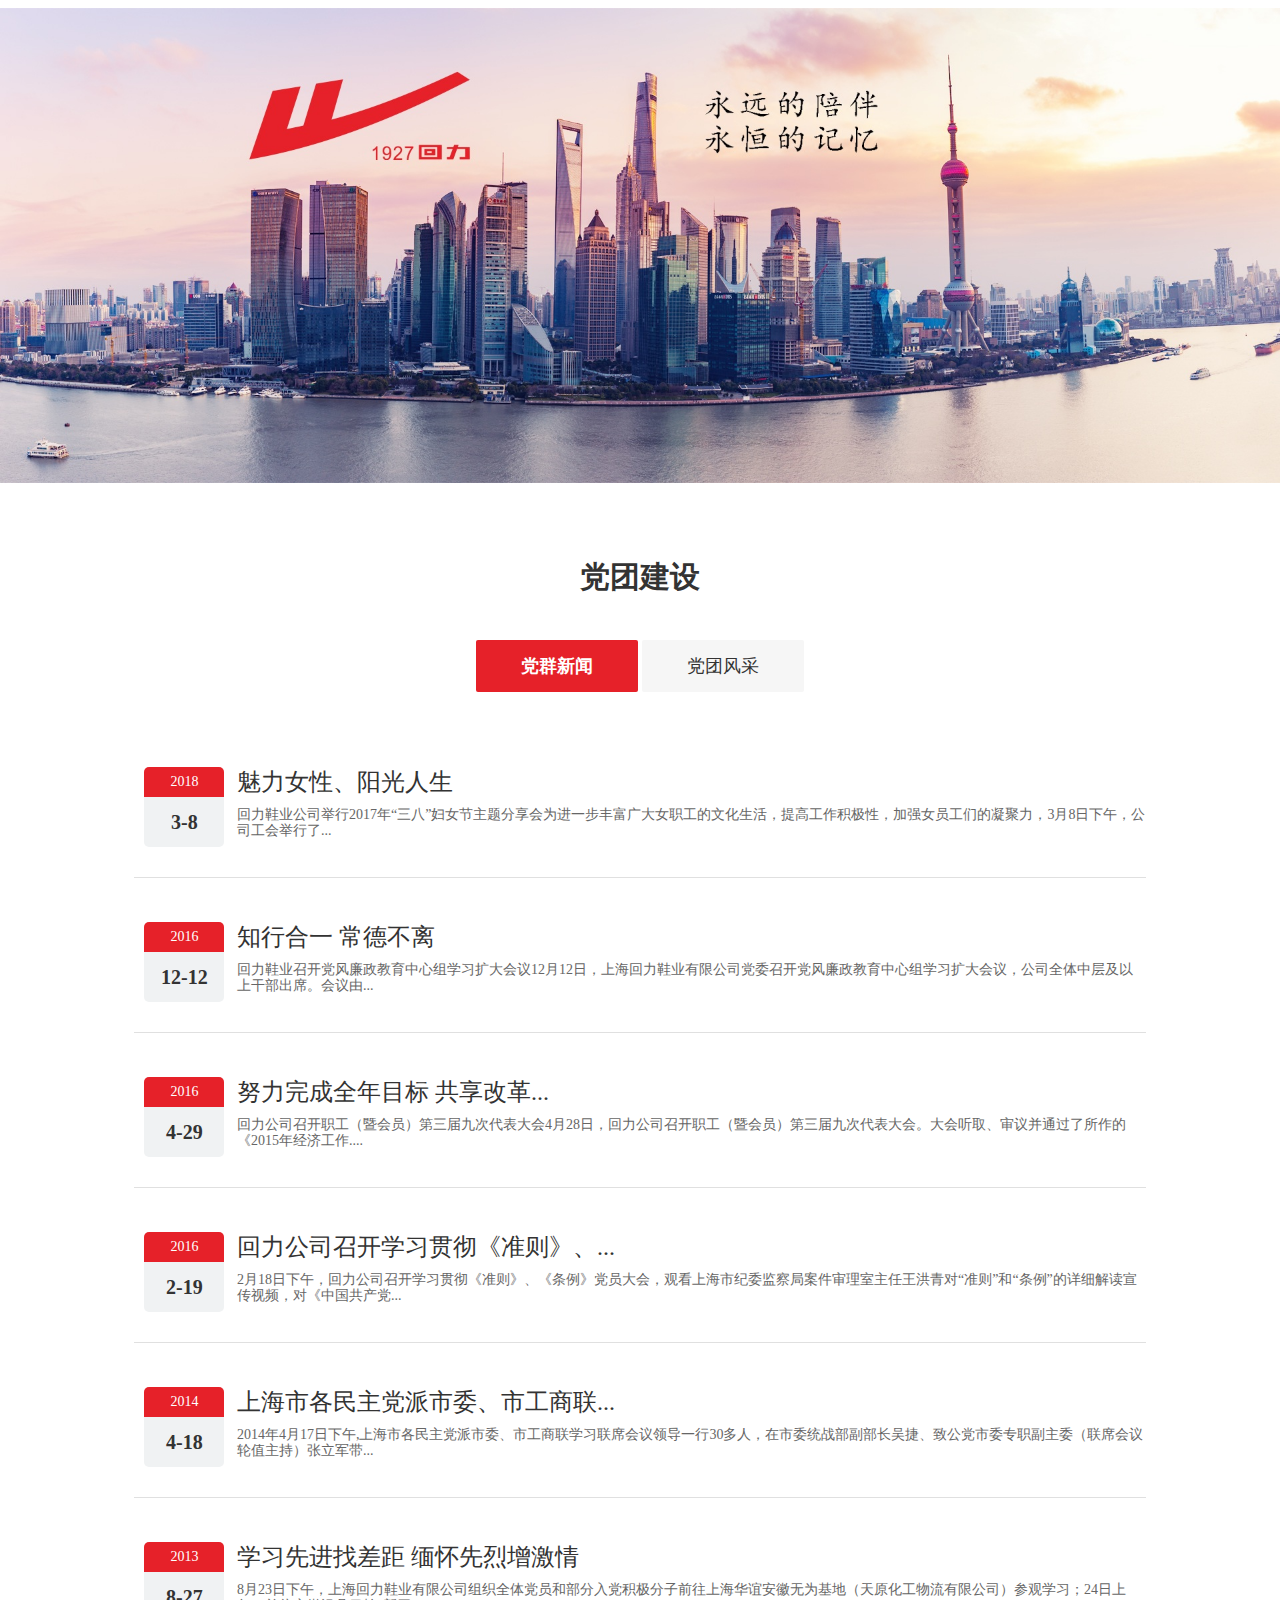
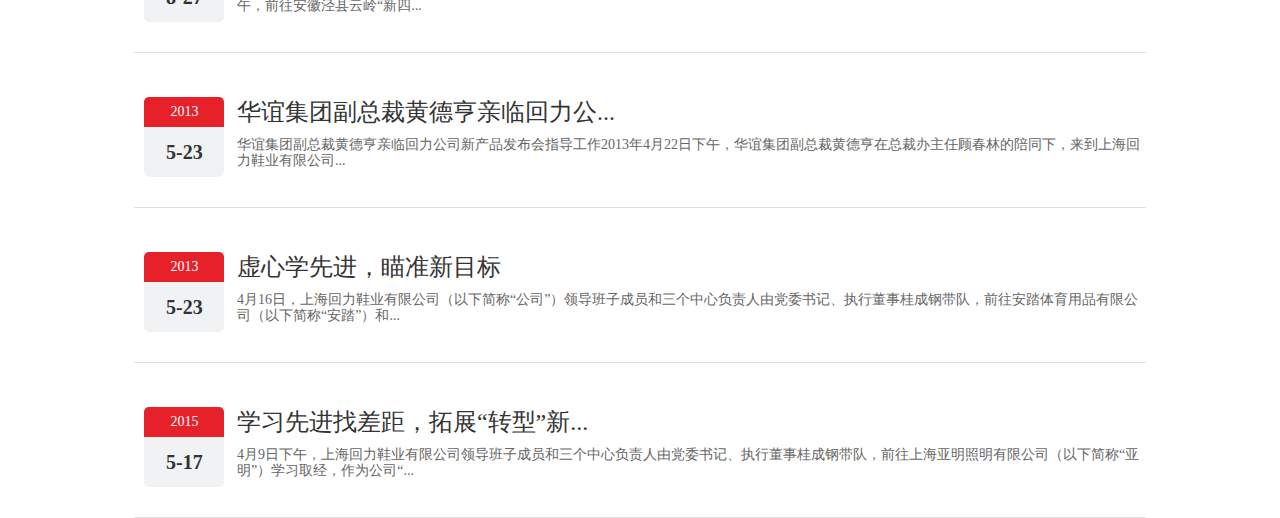
<file: 走进回力/party.html>
﻿<!DOCTYPE html>
<html>
<head>
    <meta charset="utf-8" />
    <title></title>
    <link href="css/default.css" rel="stylesheet" />
    <link href="css/returnPower.css" rel="stylesheet" />
</head>
<body>
    <div class="liquid">
        <div class="header row">
            <img src="image/abt_header.jpg" class="full-width" />
        </div>
        <div class="title row">
            <div class="liquid-12">
                党团建设
            </div>
        </div>
        <div class="content row">
            <div class="liquid-12 center" id="title">
                <button id="party" class="btn party-btn this">党群新闻</button>
                <button id="party_stry" class="btn party-btn">党团风采</button>
            </div>
        </div>
        <div class="content row">
            <div class="liquid-12" id="content">
                <ul class="party-list">
                    <li class="party-list-item">
                        <div class="liquid-1">
                            <div class="party-date">
                                <div class="yr">2018</div>
                                <div class="md">3-8</div>
                            </div>
                        </div>
                        <div class="liquid-11">
                            <div class="row party-title">
                                <div class="liquid-12">魅力女性、阳光人生</div>
                            </div>
                            <div class="row party-content">
                                <div class="liquid-12">回力鞋业公司举行2017年“三八”妇女节主题分享会为进一步丰富广大女职工的文化生活，提高工作积极性，加强女员工们的凝聚力，3月8日下午，公司工会举行了...</div>
                            </div>
                        </div>
                    </li>
                    <li class="party-list-item">
                        <div class="liquid-1">
                            <div class="party-date">
                                <div class="yr">2016</div>
                                <div class="md">12-12</div>
                            </div>
                        </div>
                        <div class="liquid-11">
                            <div class="row party-title">
                                <div class="liquid-12">知行合一 常德不离</div>
                            </div>
                            <div class="row party-content">
                                <div class="liquid-12">回力鞋业召开党风廉政教育中心组学习扩大会议12月12日，上海回力鞋业有限公司党委召开党风廉政教育中心组学习扩大会议，公司全体中层及以上干部出席。会议由...</div>
                            </div>
                        </div>
                    </li>
                    <li class="party-list-item">
                        <div class="liquid-1">
                            <div class="party-date">
                                <div class="yr">2016</div>
                                <div class="md">4-29</div>
                            </div>
                        </div>
                        <div class="liquid-11">
                            <div class="row party-title">
                                <div class="liquid-12">努力完成全年目标   共享改革...</div>
                            </div>
                            <div class="row party-content">
                                <div class="liquid-12">回力公司召开职工（暨会员）第三届九次代表大会4月28日，回力公司召开职工（暨会员）第三届九次代表大会。大会听取、审议并通过了所作的《2015年经济工作....</div>
                            </div>
                        </div>
                    </li>
                    <li class="party-list-item">
                        <div class="liquid-1">
                            <div class="party-date">
                                <div class="yr">2016</div>
                                <div class="md">2-19</div>
                            </div>
                        </div>
                        <div class="liquid-11">
                            <div class="row party-title">
                                <div class="liquid-12">回力公司召开学习贯彻《准则》、...</div>
                            </div>
                            <div class="row party-content">
                                <div class="liquid-12">2月18日下午，回力公司召开学习贯彻《准则》、《条例》党员大会，观看上海市纪委监察局案件审理室主任王洪青对“准则”和“条例”的详细解读宣传视频，对《中国共产党...</div>
                            </div>
                        </div>
                    </li>
                    <li class="party-list-item">
                        <div class="liquid-1">
                            <div class="party-date">
                                <div class="yr">2014</div>
                                <div class="md">4-18</div>
                            </div>
                        </div>
                        <div class="liquid-11">
                            <div class="row party-title">
                                <div class="liquid-12">上海市各民主党派市委、市工商联...</div>
                            </div>
                            <div class="row party-content">
                                <div class="liquid-12">2014年4月17日下午,上海市各民主党派市委、市工商联学习联席会议领导一行30多人，在市委统战部副部长吴捷、致公党市委专职副主委（联席会议轮值主持）张立军带...</div>
                            </div>
                        </div>
                    </li>
                    <li class="party-list-item">
                        <div class="liquid-1">
                            <div class="party-date">
                                <div class="yr">2013</div>
                                <div class="md">8-27</div>
                            </div>
                        </div>
                        <div class="liquid-11">
                            <div class="row party-title">
                                <div class="liquid-12">学习先进找差距  缅怀先烈增激情</div>
                            </div>
                            <div class="row party-content">
                                <div class="liquid-12">8月23日下午，上海回力鞋业有限公司组织全体党员和部分入党积极分子前往上海华谊安徽无为基地（天原化工物流有限公司）参观学习；24日上午，前往安徽泾县云岭“新四...</div>
                            </div>
                        </div>
                    </li>
                    <li class="party-list-item">
                        <div class="liquid-1">
                            <div class="party-date">
                                <div class="yr">2013</div>
                                <div class="md">5-23</div>
                            </div>
                        </div>
                        <div class="liquid-11">
                            <div class="row party-title">
                                <div class="liquid-12">华谊集团副总裁黄德亨亲临回力公...</div>
                            </div>
                            <div class="row party-content">
                                <div class="liquid-12">华谊集团副总裁黄德亨亲临回力公司新产品发布会指导工作2013年4月22日下午，华谊集团副总裁黄德亨在总裁办主任顾春林的陪同下，来到上海回力鞋业有限公司...</div>
                            </div>
                        </div>
                    </li>
                    <li class="party-list-item">
                        <div class="liquid-1">
                            <div class="party-date">
                                <div class="yr">2013</div>
                                <div class="md">5-23</div>
                            </div>
                        </div>
                        <div class="liquid-11">
                            <div class="row party-title">
                                <div class="liquid-12">虚心学先进，瞄准新目标</div>
                            </div>
                            <div class="row party-content">
                                <div class="liquid-12">4月16日，上海回力鞋业有限公司（以下简称“公司”）领导班子成员和三个中心负责人由党委书记、执行董事桂成钢带队，前往安踏体育用品有限公司（以下简称“安踏”）和...</div>
                            </div>
                        </div>
                    </li>
                    <li class="party-list-item">
                        <div class="liquid-1">
                            <div class="party-date">
                                <div class="yr">2015</div>
                                <div class="md">5-17</div>
                            </div>
                        </div>
                        <div class="liquid-11">
                            <div class="row party-title">
                                <div class="liquid-12">学习先进找差距，拓展“转型”新...</div>
                            </div>
                            <div class="row party-content">
                                <div class="liquid-12">4月9日下午，上海回力鞋业有限公司领导班子成员和三个中心负责人由党委书记、执行董事桂成钢带队，前往上海亚明照明有限公司（以下简称“亚明”）学习取经，作为公司“...</div>
                            </div>
                        </div>
                    </li>
                </ul>
                <ul class="party-list hide">
                    <li class="party-list-item">
                        <div class="liquid-1">
                            <div class="party-date">
                                <div class="yr">2013</div>
                                <div class="md">9-17</div>
                            </div>
                        </div>
                        <div class="liquid-11">
                            <div class="row party-title">
                                <div class="liquid-12">党课学习</div>
                            </div>
                            <div class="row party-content">
                                <div class="liquid-12">2013年9月17日党课学习...</div>
                            </div>
                        </div>
                    </li>
                    <li class="party-list-item">
                        <div class="liquid-1">
                            <div class="party-date">
                                <div class="yr">2015</div>
                                <div class="md">5-18</div>
                            </div>
                        </div>
                        <div class="liquid-11">
                            <div class="row party-title">
                                <div class="liquid-12">职工疗休养</div>
                            </div>
                            <div class="row party-content">
                                <div class="liquid-12">职工疗休养...</div>
                            </div>
                        </div>
                    </li>
                </ul>
            </div>
        </div>
    </div>
    <script src="js/jquery-3.2.1.min.js"></script>
    <script src="js/default.js"></script>
    <script src="js/party.js"></script>
</body>
</html>
</file>
<file: css/login.css>
*{
	margin:0px;
	height:0px;
}
.body{
	height:1000px;
	position: relative;
    margin: 0 auto;
    width: 100%;
    min-width:1000px;
}
.top{
	width:100%;
	height:400px;
	background-image: url("../image/mem_bnr.jpg");
	background-size:100%;
	background-position:50% 50%;
}
.center{
	margin-top:30px;
	display:flex;
	justify-content:center;
}
.bottom{
	margin-top:80px;
}
.bottom ul{
	list-style:none;
	display:inline;
	display:flex;
	justify-content:center;
}
.bottom ul li{
	width:400px;
	height:60px;
	background-color:#e4e8ea;
	text-align:center;
	font-size:18px;
	line-height:60px;
	cursor:pointer;
	margin-left:50px;
}
ul li a:hover{
	color:red;
}
.login{
	margin-top:120px;
	display:flex;
	justify-content:center;
}
.loginuser{
	width:500px;
	height:50px;
}
.loginuser-left,.loginuser-center,.loginuser-right{
	float:left;
}
.loginuser-left{
	width:41px;
	height:46px;
	background-color:#eeeeee;
	border:1px solid #858585;
	border-radius:5px 0px 0px 5px;
	position:relative;
	border-right:none;
}
.loginuser-left i{
	position:absolute;
	top:15px;
	left:15px;
}
.loginuser-center input{
	width: 450px;
	height: 46px;
	border:0.5px solid #858585;
	outline: none;
	text-indent: 1em;
	font-size: 14px;
	border-radius:0px 5px 5px 0px;
}
.loginpwd{
	width:500px;
	height:50px;
	margin-top:30px;
}
.loginpwd-left,.loginpwd-center{
	float:left;
}
.loginpwd-left{
	width:41px;
	height:46px;
	background-color:#eeeeee;
	border:1px solid #858585;
	border-radius:5px 0px 0px 5px;
	position:relative;
	border-right:none;
}
.loginpwd-left i{
	position:absolute;
	top:15px;
	left:15px;
}
.loginpwd-center input{
	width: 450px;
	height: 46px;
	border:0.5px solid #858585;
	outline: none;
	text-indent: 1em;
	font-size: 14px;
	border-radius:0px 5px 5px 0px;
}
.button{
	width:500px;
	height:50px;
	margin-top:30px;
}
.button .submit{
	width:495px;
	height:46px;
	font-size:18px;
	background-color:#337ab7;
	text-align:center;
	line-height:46px;
	border-radius:6px 6px 6px 6px;
	color:white;
	border:none;
}
.umsg,.pmsg{
	display:none;
}


.tubiao{
   position: relative;
	font-size: 20px;
	z-index: 100;
}
.login .input{
    width: 490px;
    height: 30px;
    border: 1px solid #858585;
	border-radius: 3px;
	outline: none;
	text-indent: 2em;
	margin-left: -20px;
	font-size:18px;
}
.loginusername,.loginpassword,.loginpassworded,.register{
	margin-top:60px;
}
.register .submit{
	width:495px;
	height:46px;
	font-size:18px;
	background-color:#337ab7;
	text-align:center;
	line-height:46px;
	border-radius:6px 6px 6px 6px;
	color:white;
	border:none;
}
.message{
	margin-top:35px;
	color:red;
}

a{
	color:#333;
	text-decoration:none;
}

.checkMessage{
	margin-top:55px;
	font-size:20px;
	color:black;
	display:flex;
	justify-content:center;
}
#message{
	color:red;
	font-size:20px;
	display:flex;
	justify-content:center;
}
</file>
<file: 回力产品/css/product.css>
//版心
*{
	padding: 0;
	margin: 0;
}
.heart{
	width: 100%;
	margin: 0 auto;
}
.top_img{	
	padding: 20px 0;
    width: 100%;
    padding-top: 0;
}
.center{
	height: 560px;
}
h2{
	text-align: center;
    font-size: 30px;
    font-weight: 900;
    margin-bottom: 50px;
    font-family: inherit;
}
ul li.img_div{
	height: 250px;
	width: 250px;	
	margin-left: 31px;
	margin-top: 6px;
	list-style:none;
	float:left;
}
.center_img{
	height: 111px;
	width: 167px;
	margin-left: 40px;
	margin-top: 20px;
}
ul li span {
	/*设置div透明度*/
	background-color:rgba(72, 61, 139, 0.4);
	color:#FFFFFF;
	width: 167px;
	height: 111px;
	line-height: 111px;
    font-size:40px;
    text-align: center;
    position:absolute;
    margin-top: 20px;
    margin-left: 40px;
    display: none;
}
ul li:hover span{
	position:absolute;
	display: block;
	
}
ul li:hover{
	transform:translate(0,-10px);    
	-webkit-transform:translate(0,-10px);    
	-moz-transform:translate(0,-10px);    
	-o-transform:translate(0,-10px);    
	-ms-transform:translate(0,-10px);
}
ul li:hover h3{
	color:mediumpurple;
}
ul li img{
	li span.display: blockquote;
}
p,h3{
	text-align: center;
	margin-bottom: 5px;
	font-family: inherit;
}
h3{
	font-size: 16px;   
}
p{
	color: #999999;
	font-size: 14px;
}
#next{
	display: none;
}
#next ul li{
	
	list-style:none;

}
#next ul li.center_img{
	position: relative;
}
#next ul li span{
	position:absolute;
    top: 0;
    left: 0;
}
.center-bottom{
	height:60px;
	text-align: center;
	overflow: hidden;
}
a{
	text-decoration: none;
}
.page{
	border:1px solid #cacaca;
	font-size: 25px;
	width: 50px;
	height: 35px;
	display: inline-block;	
	color:black;
}
#one{
	color: mediumpurple;
}
</file>
<file: 回力产品/css/net.css>
table{
	margin: 0 auto;
	border:none;	
}
th{
	font-family: "楷体";
	font-size: 18px;
	height: 40px;	
}
a{
	color:black;
}
a:hover{
	color:mediumpurple;
}
.table{
	height: 50px;
	background-color: #CACACA;
}
</file>
<file: 回力产品/css/show.css>
.img_show{
	width: 780px;
	height: 350px;
}
.show_content{
	width: 280px;
	height: 310px;
	margin-left: 10px;
	overflow: hidden;
	
}
.img_show{
	/*display:inline-block;*/
	float:left;
}
.big{
	width:500px;
	height: 340px;
}
.big,.select{
	display: inline-block;
}
.big img{
	width:498px;
	height: 330px;
	border: 2px solid #999999;
	
}
.small{
	height: 100px;
	width: 150px;
}
#smallImage0,#smallImage1,#smallImage2{
	margin-top: 10px;
}
.small img{
	height: 90px;
	width: 149px;
	margin-bottom: 15px;
}
.small div{
	height: 90px;
	width: 149px;
	margin-bottom: 15px;
}
.dis{
	font-size: 22px;
    font-weight: bold;
}
.style{
	color:black;
	text-align: left;
	font-size:18px;
}
.footer{
	margin-top: 100px;
}
.foot_content{
	text-align: left;
	margin-left: 30px;
	font-size: 18px;
}
.big ul li{
	list-style: none;
	position: relative;
	display: inline-block;
}
</file>
<file: 新闻动态/css/exchange_file.css>
*{
	margin: 0;
	padding: 0;
	font-family: "微软雅黑";
	
}

.context{
	width: 1000px;
	margin: 0 auto;
}

a{
	text-decoration: none;
}
.head{
	background-color: cornflowerblue;
	height: 532px;
	width: 100%;
}
.head img{
	height: 532px;
	width: 100%;	
}
.center{
	height: 1200px;
	width: 1100px;
}
.center  .wen input{
	width: 699px;
	height: 34px;
	border-radius: 4px;
	position: relative;
	left: 20%;
	outline: none;
	border: 1px solid #ccc;
	text-indent: 2em;	
}
.center .tishi{
	position: relative;
	left: 250px;
	top:15px;
	color: red;
	font-size: 16px;
	display: none;
}
.center .wen .eight{
	position: relative;
	top: 70px;
	left: 380px;
}
.center .wen .eight button{
	width: 300px;
	height: 40px;
	background-color: skyblue;
	text-align: center;
	line-height: 40px;
	font-size: 18px;
	text-indent: 0em;
	border:none;
}
.center  .deo{
	width: 202px;
	height: 35px;
	text-align: right;
	position: relative;
	top:35px;
	line-height: 35px;	
}

.bottom{
    width:1100px;
	height:500px;
	position:relative;
	margin-top: 60px;
	overflow:hidden;
	margin-left:0px;
	
	
}

.bottom ul{
    width:1100px;
	list-style-type: none;
}
.bottom ul li{
   height:500px;
   width:50px;
   float:left;
}
.bottom .text p{
   width:20px;
   font-size:24px;
   padding:0 16px;
   height:130px;
   line-height:130px;
   color: white;
}
.bottom .first{
   width:930px;
}
.bottom .text{
     width:50px;
	 height:500px;
	 background:rgba(0,0,0,0.5);
}
</file>
<file: 新闻动态/css/information_style.css>
*{
	margin: 0;
	padding: 0;
	font-family: "微软雅黑";
	
}
 a{
	text-decoration: none;
}
.context{
	width: 1000px;
	margin: 0 auto;
}

.head{
	height: 432px;
	width: 100%;
}
.head img{
	height: 432px;
	width: 100%;	
}
.center{
	width: 80%;
	height: 700px;
}
.tit{
	margin-top: 40px;
	border-bottom: 1px solid #999999;
	height: 32px;
	line-height: 32px;
}
.tit .left{
	float: left;
	font-size: 14px;
	color:#999999;	
}

.tit .right{
	float: right;
	font-size: 16px;
}
 .tit .right a:hover{
 	color: red;
 }
.tit .right a{
	text-decoration: none;
	display: inline-block;
	
}

.tit .right .one{
	height: 32px;
	width: 26px;
	
}
.tit .right .two{
	height: 32px;
	width: 26px;
	font-size: 18px;
}
.tit .right .three{
	height: 32px;
	width: 26px;
	font-size: 24px;
}
.nr p{
	text-indent: 2em;
	text-align: left;
	line-height: 26px;
}

.center .fanhui{
	display: inline-block;
	border: 1px solid #E62129;
	border-radius: 6px;
	padding: 6px 40px;
	color: red;
	text-decoration: none;
}

.center .fanhui:hover{
	background-color: red;
	color: white;
	
}

.btn-box{
	width: 100%;
	text-align: center;
}
</file>
<file: 走进回力/css/default.css>
﻿body {
    /*background-color: #f3f3f3;*/
}

a { /*a标签去除下划线和颜色*/
    text-decoration: none;
    color: #000;
}

p{
    margin:0;
}

a:hover{
    color:#0f0f0f;
}

a:visited{
    color:#000;
}

ul, ul li {
    list-style-type: none;
    padding: 0;
    margin: 0;
}

.liquid {
    position: relative;
    margin: 0 auto;
    width: 80%;
    min-width:1000px;
}

.liquid-1 {
    width: 8.33%
}

.liquid-1-5 {
    width: 12.5%
}

.liquid-2 {
    width: 16.66%
}

.liquid-3 {
    width: 25%
}

.liquid-4 {
    width: 33.33%
}

.liquid-5 {
    width: 41.66%
}

.liquid-6 {
    width: 50%
}

.liquid-7 {
    width: 58.33%
}

.liquid-8 {
    width: 66.66%
}

.liquid-9 {
    width: 75%
}

.liquid-10 {
    width: 83.33%
}

.liquid-11 {
    width: 91.66%
}

.liquid-12 {
    width: 100%
}

.liquid-1, .liquid-1-5, .liquid-2, .liquid-3, .liquid-4, .liquid-5, .liquid-6, .liquid-7, .liquid-8, .liquid-9, .liquid-10, .liquid-11, .liquid-12 {
    float: left;
    display: block;
    box-sizing: border-box;
    position: relative;
    height: 100%;
}

.row {
    width: 100%
}

.input {
    height: 38px;
    line-height: 38px;
    border: 1px solid #d6d6d6;
    background-color: #fff;
    color: #000;
    padding-left: 10px;
    border-radius: 2px;
    font: 400 14px Arial;
    width: 100%;
    box-sizing: border-box;
    outline: none;
}

    .input:hover {
        border: 1px solid #d0d0d0;
    }

    .input:focus {
        border: 1px solid #c0c0c0;
    }

.btn {
    display: inline-block;
    height: 38px;
    line-height: 38px;
    padding: 0 18px;
    background-color: #009688;
    color: #fff;
    text-align: center;
    font-size: 14px;
    border: none;
    border-radius: 2px;
    cursor: pointer;
    outline:none;
}

.btn:focus{
    border:none;
}

    .btn:hover {
        background-color: #10a698;
    }

.left {
    float: left
}

.right {
    float: right
}

.center{
    text-align:center
}

.bg-red {
    background-color: #FF5722 !important
}

.bg-orange {
    background-color: #FFB800 !important
}

.bg-green {
    background-color: #009688 !important
}

.bg-cyan {
    background-color: #2F4056 !important
}

.bg-blue {
    background-color: #1E9FFF !important
}

.bg-black {
    background-color: #393D49 !important
}

.full-width{

}

.hide{
    display:none;
}
</file>
<file: 走进回力/css/returnPower.css>
﻿body {
    font-size: 16px;
    font-family: 'Microsoft YaHei' !important;
    color: #333;
}

.title {
    padding: 50px 0 80px 0;
    text-align: center;
    font-size: 30px;
    font-weight: 900;
}

img {
    padding: 20px 0;
    width: 100%;
}

.header img {
    padding-top: 0;
}

.honor-title {
    text-align: center;
    height: 60px;
}

.honor-year {
    width: 140px;
    color: #e62129;
    font-size: 24px;
    line-height: 60px;
    font-weight: bold;
    background-color: #fff;
    margin: 0 auto;
}

.honor-year-line {
    position: relative;
    margin-top: -30px;
    background-color: #f0f0f0;
    height: 1px;
    border: none;
    z-index: -1;
}

.honor-list {
    position: relative;
    width: 100%;
}

    .honor-list .honor-list-item {
        min-height: 66px;
        transform: translate(0,0);
        transition: all .2s ease-in 0s;
        margin: 16px;
        width: 100%;
    }

.time {
    margin-top: 3px;
    margin-left: 20px;
    float: left;
    background-color: #f6f6f6;
    width: 60px;
    height: 60px;
    border-radius: 30px;
    transform: translate(0,0);
    transition: all .2s ease-in 0s;
}

    .time .month {
        margin-top: 10px;
        height: 20px;
        font-size: 16px;
        font-weight: bold;
        line-height: 100%;
        text-align: center;
    }

    .time .line {
        border-bottom: 1px solid #cfcfcf;
        width: 70%;
        text-align: center;
        margin: 2px 9px 5px 9px;
    }

    .time .year {
        font-size: 12px;
        line-height: 100%;
        text-align: center;
        margin: 0 14px
    }

.content {
    float: left;
    color: #333;
    font-size: 16px;
    height: 60px;
    line-height: 60px;
}

.honor-list-item:hover {
    background-color: #f6f6f6;
}

    .honor-list-item:hover .time {
        background-color: #e62129;
    }

        .honor-list-item:hover .time .month, .honor-list-item:hover .time .line, .honor-list-item:hover .time .year {
            color: #fff;
            border-color: #fff;
        }

.party-btn {
    color: #333;
    background-color: #f6f6f6;
    width: 162px;
    height: 52px;
    font-size: 18px;
    font-family: 'Microsoft YaHei' !important;
}

    .party-btn:hover {
        color: #e62129;
        background-color: #f6f6f6;
    }

    .party-btn.this {
        color: #fff;
        background-color: #e62129;
        font-weight: bold;
    }

        .party-btn.this:hover {
            color: #fff;
            background-color: #e62129;
        }

.party-list {
    margin-top:40px;
}

.party-list-item {
    border-bottom: 1px solid #e0e0e0;
    height: 120px;
    margin-bottom: 14px;
    padding: 10px;
    cursor:pointer;
    transform: translate(0,0);
    transition: all .2s ease-in 0s;
}

.party-date {
    width: 80px;
    height: 80px;
    border-radius: 5px;
    background-color: #f0f2f3;
    text-align: center;
    margin-top: 20px;
}

    .party-date .yr {
        background-color: #e62129;
        font-size: 14px;
        height: 30px;
        line-height: 30px;
        border-radius: 5px 5px 0 0;
        color: #fff;
    }

    .party-date .md {
        font-size: 20px;
        font-weight: bold;
        height: 50px;
        line-height: 50px;
    }

.party-title {
    padding-left:10px;
    margin-top:20px;
    font-size: 24px;
    height: 30px;
    line-height: 30px;
}

.party-content {
    padding-left: 10px;
    padding-top: 10px;
    font-size: 14px;
    color: #666;
    height: 50px;
    line-height: 16px;
}

.party-list-item:hover {
    background-color: #545454;
    -webkit-animation-name: left-bit;
    animation-name: left-bit;
    animation-duration: 1s;
    -webkit-animation-delay: 0s;
    animation-timing-function: ease;
    animation-fill-mode: forwards;
}

    .party-list-item:hover .party-title, .party-list-item:hover .party-content {
        color: #fff;
    }

@-webkit-keyframes left-bit {
    from {
        transform: translate3d(0,0,0);
    }

    to {
        transform: translate3d(-2.5%,0,0);
    }
}

@keyframes left-bit {
    from {
        transform: translate3d(0,0,0);
    }

    to {
        transform: translate3d(-2.5%,0,0);
    }
}

.anim-left-bit {
    -webkit-animation-name: left-bit;
    animation-name: left-bit;
    animation-duration: .5s;
    -webkit-animation-delay: 0s;
    animation-timing-function: ease;
    animation-fill-mode:forwards;
}
</file>
